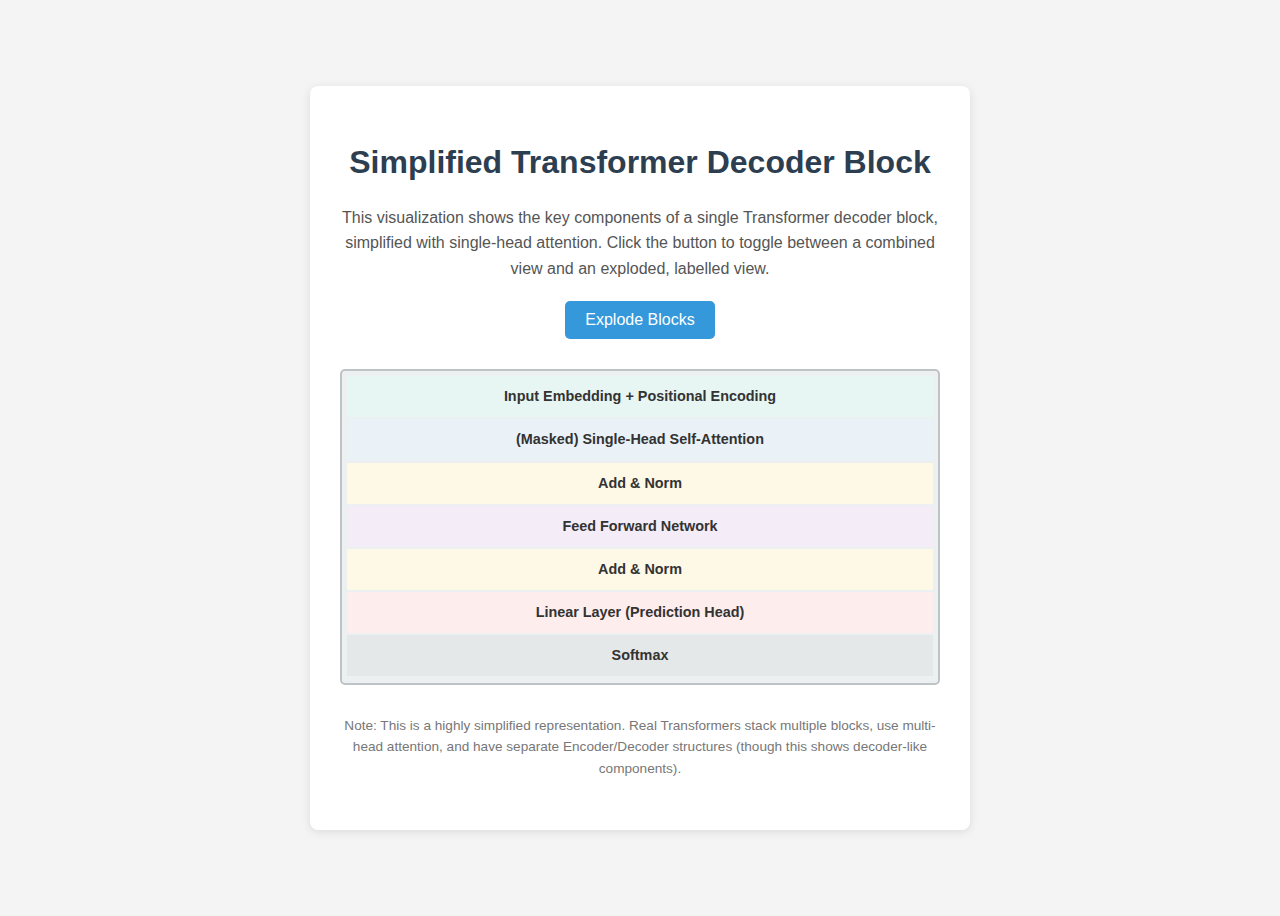
<file: google-gemini-pro-2.5/transformers/index.html>
<!DOCTYPE html>
<html lang="en">
<head>
    <meta charset="UTF-8">
    <meta name="viewport" content="width=device-width, initial-scale=1.0">
    <title>Simplified Transformer Block</title>
    <link rel="stylesheet" href="style.css">
</head>
<body>

    <div class="container">
        <h1>Simplified Transformer Decoder Block</h1>
        <p>This visualization shows the key components of a single Transformer decoder block, simplified with single-head attention. Click the button to toggle between a combined view and an exploded, labelled view.</p>

        <!-- The button to trigger the toggle -->
        <button id="toggle-button">Explode Blocks</button>

        <!-- The main container for the transformer components -->
        <div id="transformer-block" class="block combined">
            <!-- Component 1: Input Embedding + Positional Encoding -->
            <div class="component input-embedding tooltip">
                Input Embedding + Positional Encoding
                <span class="tooltiptext">Represents the input word/token numerically and adds information about its position in the sequence.</span>
            </div>
            <!-- Component 2: Self-Attention -->
            <div class="component self-attention tooltip">
                (Masked) Single-Head Self-Attention
                <span class="tooltiptext">Allows the model to weigh the importance of different input tokens when processing a specific token (masked to prevent looking ahead). Simplified to one head.</span>
            </div>
            <!-- Component 3: Add & Norm -->
            <div class="component add-norm tooltip">
                Add & Norm
                 <span class="tooltiptext">Adds the output of the previous layer (Attention) to the original input (Residual Connection) and normalizes the result.</span>
            </div>
            <!-- Component 4: Feed Forward Network -->
            <div class="component feed-forward tooltip">
                Feed Forward Network
                <span class="tooltiptext">A standard fully connected neural network applied independently to each position.</span>
            </div>
            <!-- Component 5: Add & Norm -->
             <div class="component add-norm tooltip">
                Add & Norm
                 <span class="tooltiptext">Adds the output of the previous layer (Feed Forward) to the input of the Feed Forward layer (Residual Connection) and normalizes the result.</span>
            </div>
            <!-- Component 6: Linear Layer -->
             <div class="component linear-layer tooltip">
                Linear Layer (Prediction Head)
                <span class="tooltiptext">Projects the final processed token representation into the vocabulary size dimension.</span>
            </div>
            <!-- Component 7: Softmax -->
             <div class="component softmax tooltip">
                Softmax
                <span class="tooltiptext">Converts the scores from the Linear Layer into probabilities for each word in the vocabulary, indicating the predicted next word.</span>
            </div>
        </div>
         <p class="note">Note: This is a highly simplified representation. Real Transformers stack multiple blocks, use multi-head attention, and have separate Encoder/Decoder structures (though this shows decoder-like components).</p>
    </div>

    <!-- Link to the JavaScript file, placed before the closing body tag -->
    <script src="script.js"></script>
</body>
</html>
</file>
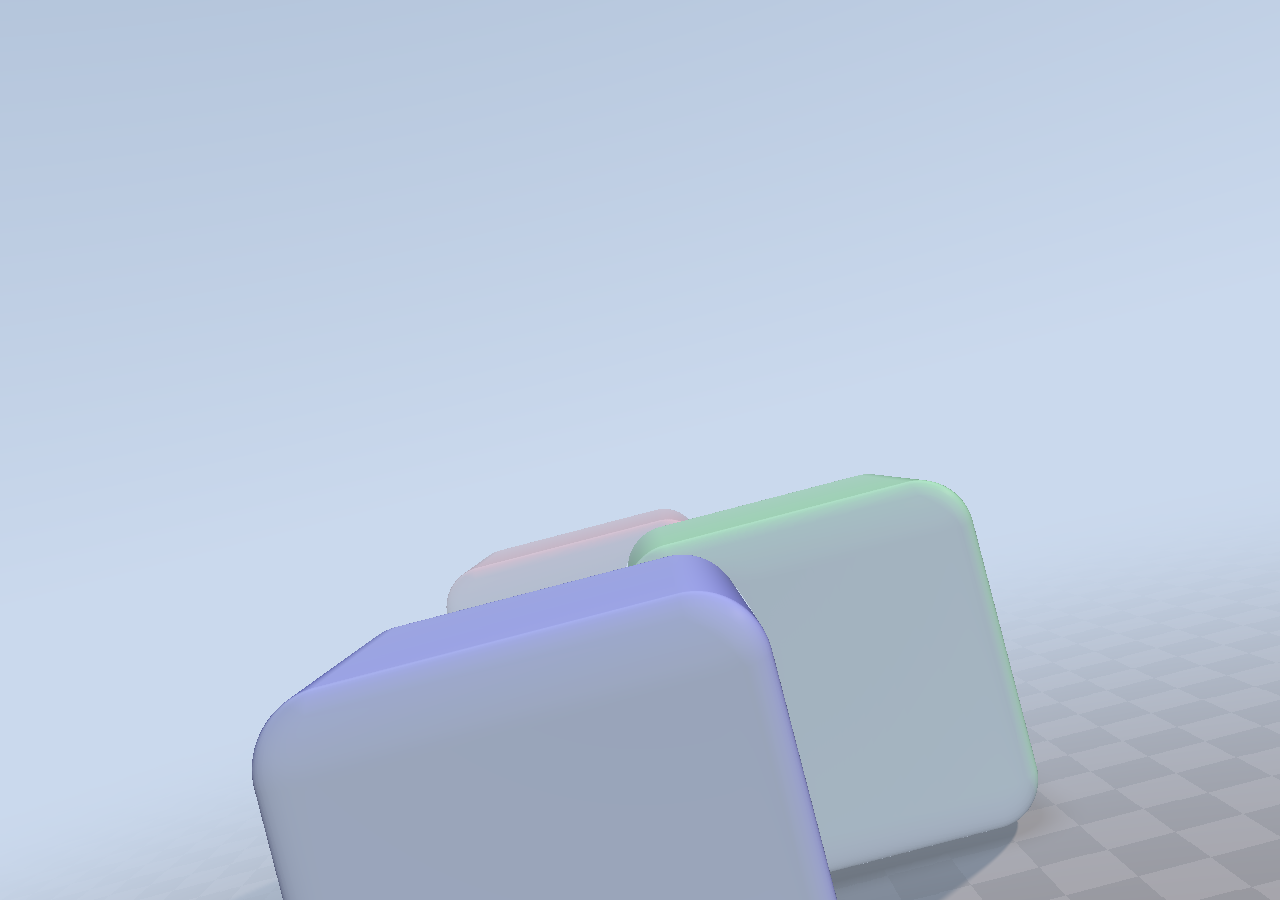
<file: google-gemini-pro-2.5/v2/index.html>
<!DOCTYPE html>
<html>
<head>
    <title>WebGL Draggable Ice Cubes (Improved Drag)</title>
    <meta charset="utf-8">
    <style>
        body { margin: 0; overflow: hidden; background-color: #000; }
        canvas { display: block; width: 100vw; height: 100vh; cursor: grab; }
        canvas:active { cursor: grabbing; }
    </style>
</head>
<body>
    <canvas id="webgl-canvas"></canvas>

    <!-- Vertex Shader -->
    <script id="vertex-shader" type="x-shader/x-vertex">
        attribute vec2 a_position;
        void main() {
            gl_Position = vec4(a_position, 0.0, 1.0);
        }
    </script>

    <!-- Fragment Shader (Multiple Draggable Cube Uniforms) -->
    <script id="fragment-shader" type="x-shader/x-fragment">
        precision highp float;

        // Uniforms
        uniform vec3 iResolution;
        uniform vec4 iMouse; // xy=current, zw=click (if z>0)
        uniform vec3 u_camPos;
        uniform mat3 u_camMat;
        uniform vec2 u_redCubeXZ;   // NEW: Position uniforms for all cubes
        uniform vec2 u_greenCubeXZ;
        uniform vec2 u_blueCubeXZ;

        // Constants
        const float CORNER_RADIUS = 0.2;
        const float BASE_ALPHA = 0.5;

        // SDFs & Utils (sdPlane, sdRoundBox, opU)
        float dot2( in vec3 v ) { return dot(v,v); }
        float sdPlane( vec3 p ) { return p.y; }
        float sdRoundBox( vec3 p, vec3 b, float r ) { vec3 q=abs(p)-b; return length(max(q,0.0))+min(max(q.x,max(q.y,q.z)),0.0)-r; }
        vec2 opU( vec2 d1, vec2 d2 ) { return (d1.x<d2.x) ? d1 : d2; }

        // Scene Definition - Uses uniforms for ALL cube positions
        vec2 map( in vec3 pos ) {
            vec2 res = vec2( sdPlane(pos), 1.0 );
            vec3 cubeSize = vec3(0.5);
            float cubeY = cubeSize.y + CORNER_RADIUS;

            vec3 redCubePos = vec3(u_redCubeXZ.x, cubeY, u_redCubeXZ.y);
            res = opU( res, vec2( sdRoundBox(pos - redCubePos, cubeSize, CORNER_RADIUS), 2.0 ) );

            vec3 greenCubePos = vec3(u_greenCubeXZ.x, cubeY, u_greenCubeXZ.y);
            res = opU( res, vec2( sdRoundBox(pos - greenCubePos, cubeSize, CORNER_RADIUS), 3.0 ) );

            vec3 blueCubePos = vec3(u_blueCubeXZ.x, cubeY, u_blueCubeXZ.y);
            res = opU( res, vec2( sdRoundBox(pos - blueCubePos, cubeSize, CORNER_RADIUS), 4.0 ) );

            return res;
        }

        // Raycasting (Unchanged)
         vec2 raycast( in vec3 ro, in vec3 rd ) {
             vec2 res = vec2(-1.0,-1.0); float tmin=0.1; float tmax=60.0;
             float tp1=-ro.y/rd.y; if(tp1>0.0 && tp1<tmax){tmax=tp1; res=vec2(tp1,1.0);}
             float t=tmin;
             for(int i=0; i<100; i++){ if(t>=tmax)break; vec2 h=map(ro+rd*t);
                 if(abs(h.x)<(0.002*t)){res=vec2(t,h.y);break;} t+=h.x*0.9; }
             return res;
         }

        // Lighting, Shading, Fresnel, Render (Unchanged - uses result of map)
        float calcSoftshadow(in vec3 ro,in vec3 rd,in float mint, in float tmax){/*...*/float res=1.0;float t=mint;float ph=1e10;for(int i=0;i<32;i++){float h=map(ro+rd*t).x;if(h<0.001)return 0.0;float y=h*h/(2.0*ph);float d=sqrt(max(0.0,h*h-y*y));res=min(res,16.*d/max(.001,t-y));ph=h;t+=clamp(h,.01,.5);if(res<.001||t>tmax)break;}return clamp(res*res*(3.-2.*res),0.,1.);}
        vec3 calcNormal(in vec3 pos){/*...*/vec2 e=vec2(1.,-1.)*.5773*.002;return normalize(e.xyy*map(pos+e.xyy).x+e.yyx*map(pos+e.yyx).x+e.yxy*map(pos+e.yxy).x+e.xxx*map(pos+e.xxx).x);}
        float calcAO(in vec3 pos,in vec3 nor){/*...*/float occ=0.;float sca=1.;for(int i=0;i<5;i++){float h=.01+.15*float(i)/4.;float d=map(pos+h*nor).x;occ+=max(0.,(h-d))*sca;sca*=.95;}return clamp(1.-3.*occ,0.,1.)*(.5+.5*nor.y);}
        float checkersSimple(in vec2 p){/*...*/vec2 P=floor(p);return mod(P.x+P.y,2.0);}
        float fresnelSchlick(float c,float F0){/*...*/return F0+(1.-F0)*pow(clamp(1.-c,0.,1.),5.);}
        vec3 render(in vec3 ro,in vec3 rd){vec3 skyCol=vec3(.6,.7,.85)-max(rd.y,0.)*.3;vec3 finalCol=skyCol;vec2 res=raycast(ro,rd);float t=res.x;float m=res.y;if(m>-.5){vec3 pos=ro+t*rd;vec3 nor=calcNormal(pos);vec3 ref=reflect(rd,nor);vec3 viewDir=-rd;vec3 baseColor=vec3(.8);float ks=.5;float F0=.04;float currentAlpha=1.;if(m<1.5){float f=checkersSimple(4.*pos.xz);baseColor=.3+f*vec3(.1);ks=.2;F0=.02;currentAlpha=1.;}else{if(m<2.5)baseColor=vec3(1.,.2,.2);else if(m<3.5)baseColor=vec3(.2,1.,.2);else baseColor=vec3(.2,.2,1.);ks=1.;F0=.05;}float cosTheta=clamp(dot(viewDir,nor),0.,1.);float fresnel=fresnelSchlick(cosTheta,F0);if(m>=1.5){float fAlpha=pow(clamp(1.+dot(rd,nor),0.,1.),3.);currentAlpha=mix(BASE_ALPHA,1.,fAlpha);}float occ=calcAO(pos,nor);vec3 lin=vec3(0.);{vec3 lig=normalize(vec3(-.6,.5,-.8));vec3 hal=normalize(lig+viewDir);float NdotL=clamp(dot(nor,lig),0.,1.);float NdotH=clamp(dot(nor,hal),0.,1.);float shd=1.;if(NdotL>.001)shd=calcSoftshadow(pos,lig,.02,2.5);vec3 diffuse=baseColor*(1.-fresnel);lin+=diffuse*NdotL*vec3(1.4,1.1,.9)*shd;float specPower=pow(NdotH,128.);lin+=ks*fresnel*specPower*vec3(1.5,1.2,1.)*shd*NdotL;}{float NdotY=clamp(.5+.5*nor.y,0.,1.);float skyOcc=NdotY*occ;vec3 ambientDiffuse=baseColor*(1.-F0);lin+=ambientDiffuse*skyOcc*vec3(.5,.6,.8)*.5;float RdotY=smoothstep(-.1,.4,ref.y);float skyReflOcc=RdotY*occ;vec3 reflectedSkyCol=vec3(.7,.8,.9)-max(ref.y,0.)*.4;lin+=ks*fresnel*skyReflOcc*reflectedSkyCol*1.;}vec3 shadedColor=lin;shadedColor=mix(shadedColor,skyCol,1.-exp(-.003*t*t*t));finalCol=mix(shadedColor,skyCol,1.-currentAlpha);}return finalCol;}

        // Main Function (Entry Point - Unchanged)
        void main() {
            vec2 p = (2.0*gl_FragCoord.xy-iResolution.xy)/iResolution.y;
            const float fl = 2.5;
            vec3 rd = u_camMat * normalize( vec3(p,fl) );
            vec3 col = render( u_camPos, rd );
            col = pow( col, vec3(0.4545) );
            gl_FragColor = vec4( clamp(col, 0.0, 1.0), 1.0 );
        }
    </script>

    <!-- JavaScript (Handles interaction logic) -->
    <script>
        // GL Setup Variables
        const canvas = document.getElementById('webgl-canvas');
        const gl = canvas.getContext('webgl') || canvas.getContext('experimental-webgl');
        let program;
        let positionAttributeLocation;
        let positionBuffer;
        let resolutionUniformLocation;
        let mouseUniformLocation;
        let camPosUniformLocation;
        let camMatUniformLocation;
        let redCubeXZUniformLocation, greenCubeXZUniformLocation, blueCubeXZUniformLocation; // Uniform locs

        // State Variables
        const mouse = { x: 0, y: 0, prevX: 0, prevY: 0, clickX: 0, clickY: 0, isDown: false };
        let mouseXParam = 0.0; // Accumulates horizontal drag for camera rotation
        let draggedObjectId = -1; // Which object is being dragged (-1: background, 2: red, 3: green, 4: blue)
        let initialDragOffset = [0, 0]; // Offset from cube center to ground intersection point on drag start
        let initialCubePos = [0, 0];    // Cube's XZ position at the start of a drag

        // Initial Cube Positions (JS side)
        let redCubeXZ_JS   = [-1.5,  0.0];
        let greenCubeXZ_JS = [ 0.0, -1.0];
        let blueCubeXZ_JS  = [ 1.5,  0.0];

        // Config
        const dragSensitivity = 0.01; // Sensitivity for cube dragging
        const cameraRotateSensitivity = 0.005; // Sensitivity for camera rotation
        const pickDistanceThreshold = 0.8; // Max distance from click point on ground to cube center to initiate drag

        // Camera settings
        const camTarget = [0.0, 0.5, -0.5];
        const camDist = 5.0;
        const fixedCamHeight = 1.8;

        // --- Initialization ---
        if (!gl) { alert('WebGL not supported.'); }
        else { initWebGL(); setupEventListeners(); requestAnimationFrame(renderLoop); }

        function initWebGL() {
            // ... (Shader compilation, Program linking - same as before) ...
            const vertexShaderSource = document.getElementById('vertex-shader').text; const fragmentShaderSource = document.getElementById('fragment-shader').text;
            const vertexShader = createShader(gl, gl.VERTEX_SHADER, vertexShaderSource); const fragmentShader = createShader(gl, gl.FRAGMENT_SHADER, fragmentShaderSource);
            if (!vertexShader || !fragmentShader) { console.error("Shader compile failed."); return; }
            program = createProgram(gl, vertexShader, fragmentShader); if (!program) { console.error("Program link failed."); return; }

            // --- Get Locations ---
            positionAttributeLocation = gl.getAttribLocation(program, 'a_position');
            resolutionUniformLocation = gl.getUniformLocation(program, "iResolution");
            mouseUniformLocation = gl.getUniformLocation(program, "iMouse");
            camPosUniformLocation = gl.getUniformLocation(program, "u_camPos");
            camMatUniformLocation = gl.getUniformLocation(program, "u_camMat");
            // Get cube position uniform locations
            redCubeXZUniformLocation = gl.getUniformLocation(program, "u_redCubeXZ");
            greenCubeXZUniformLocation = gl.getUniformLocation(program, "u_greenCubeXZ");
            blueCubeXZUniformLocation = gl.getUniformLocation(program, "u_blueCubeXZ");

            // --- Buffer Setup ---
            positionBuffer = gl.createBuffer(); gl.bindBuffer(gl.ARRAY_BUFFER, positionBuffer);
            const positions = [-1,1,-1,-1,1,1,1,-1]; gl.bufferData(gl.ARRAY_BUFFER, new Float32Array(positions), gl.STATIC_DRAW);

            // --- Initial GL State ---
            resizeCanvas(); gl.useProgram(program); gl.enableVertexAttribArray(positionAttributeLocation);
            gl.bindBuffer(gl.ARRAY_BUFFER, positionBuffer); gl.vertexAttribPointer(positionAttributeLocation, 2, gl.FLOAT, false, 0, 0);
        }

        // --- Event Handling ---
        function setupEventListeners() {
            window.addEventListener('resize', resizeCanvas);

            canvas.addEventListener('mousedown', (e) => {
                mouse.isDown = true; const rect = canvas.getBoundingClientRect();
                mouse.x = e.clientX - rect.left; mouse.y = rect.height - (e.clientY - rect.top) - 1;
                mouse.clickX = mouse.x; mouse.clickY = mouse.y; mouse.prevX = mouse.x; mouse.prevY = mouse.y;

                // --- Determine what was clicked (Approximate Picking) ---
                const clickRay = getCameraRay(mouse.x, mouse.y);
                const groundPoint = intersectRayPlane(clickRay.origin, clickRay.direction, [0, 1, 0], 0); // Intersect with y=0 plane

                draggedObjectId = -1; // Assume background initially

                if (groundPoint) {
                    // Check distance to each cube's center on the ground plane
                    const distToRed = vec2Length(vec2Sub(groundPoint, redCubeXZ_JS));
                    const distToGreen = vec2Length(vec2Sub(groundPoint, greenCubeXZ_JS));
                    const distToBlue = vec2Length(vec2Sub(groundPoint, blueCubeXZ_JS));

                    let minDist = pickDistanceThreshold;

                    if (distToRed < minDist) { minDist = distToRed; draggedObjectId = 2; initialCubePos = [...redCubeXZ_JS]; }
                    if (distToGreen < minDist) { minDist = distToGreen; draggedObjectId = 3; initialCubePos = [...greenCubeXZ_JS]; }
                    if (distToBlue < minDist) { draggedObjectId = 4; initialCubePos = [...blueCubeXZ_JS]; }

                    if (draggedObjectId > 1) {
                         // Store offset from cube center to where the ground was actually clicked
                         initialDragOffset = vec2Sub(groundPoint, initialCubePos);
                         console.log("Dragging Cube:", draggedObjectId);
                    } else {
                         console.log("Dragging Background");
                    }
                } else {
                     console.log("Dragging Background (no ground intersection)");
                }

                updateMouseUniform();
            });

            canvas.addEventListener('mouseup', () => {
                mouse.isDown = false;
                draggedObjectId = -1; // Stop dragging
                updateMouseUniform();
            });

            canvas.addEventListener('mousemove', (e) => {
                const rect = canvas.getBoundingClientRect();
                mouse.x = e.clientX - rect.left; mouse.y = rect.height - (e.clientY - rect.top) - 1;

                if (mouse.isDown) {
                    const deltaX = mouse.x - mouse.prevX;
                    const deltaY = mouse.y - mouse.prevY;

                    if (draggedObjectId === -1) { // Dragging Background -> Rotate Camera
                        mouseXParam += deltaX * cameraRotateSensitivity;
                    } else { // Dragging a Cube
                        // Find where the current mouse position intersects the ground plane
                        const currentRay = getCameraRay(mouse.x, mouse.y);
                        const currentGroundPoint = intersectRayPlane(currentRay.origin, currentRay.direction, [0, 1, 0], 0);

                        if (currentGroundPoint) {
                            // Calculate the target position for the cube center
                            const targetCenterPos = vec2Sub(currentGroundPoint, initialDragOffset);

                            // Update the correct cube's JS position
                            if (draggedObjectId === 2) { redCubeXZ_JS = targetCenterPos; }
                            else if (draggedObjectId === 3) { greenCubeXZ_JS = targetCenterPos; }
                            else if (draggedObjectId === 4) { blueCubeXZ_JS = targetCenterPos; }
                        }
                    }

                    mouse.prevX = mouse.x; mouse.prevY = mouse.y; // Update previous position
                    updateMouseUniform();
                }
            });

             canvas.addEventListener('mouseout', () => { if(mouse.isDown) { mouse.isDown = false; draggedObjectId = -1; updateMouseUniform(); }});
        }

        // --- Render Loop ---
        function renderLoop(timestamp) {
             if (!program) return;

            // Calculate camera position (ro) and matrix (ca) based on mouseXParam
            const camAngle = mouseXParam;
            const ro = [ camTarget[0] + camDist*Math.cos(camAngle), fixedCamHeight, camTarget[2] + camDist*Math.sin(camAngle) ];
            const ca = setCamera(ro, camTarget, 0.0); // Assuming setCamera helper is defined

            // --- Update Uniforms ---
            gl.uniform3f(resolutionUniformLocation, gl.canvas.width, gl.canvas.height, 1);
            updateMouseUniform();
            gl.uniform3fv(camPosUniformLocation, ro);
            gl.uniformMatrix3fv(camMatUniformLocation, false, ca);
            gl.uniform2fv(redCubeXZUniformLocation, redCubeXZ_JS); // Update all cube positions
            gl.uniform2fv(greenCubeXZUniformLocation, greenCubeXZ_JS);
            gl.uniform2fv(blueCubeXZUniformLocation, blueCubeXZ_JS);

            // --- Draw ---
            gl.drawArrays(gl.TRIANGLE_STRIP, 0, 4);
            requestAnimationFrame(renderLoop);
        }

        // --- Uniform Update & Resize ---
        function updateMouseUniform() { /* ... unchanged ... */ if (!mouseUniformLocation) return; const cZ=mouse.isDown?mouse.clickX:0; const cW=mouse.isDown?mouse.clickY:0; gl.uniform4f(mouseUniformLocation,mouse.x,mouse.y,cZ,cW); }
        function resizeCanvas() { /* ... unchanged ... */ const dW=canvas.clientWidth; const dH=canvas.clientHeight; if(canvas.width!==dW||canvas.height!==dH){canvas.width=dW;canvas.height=dH; gl.viewport(0,0,canvas.width,canvas.height); console.log(`Resized: ${dW}x${dH}`);}}

        // --- WebGL Helpers ---
        function createShader(gl, type, source) { /* ... unchanged ... */ const s=gl.createShader(type); gl.shaderSource(s,source); gl.compileShader(s); if(gl.getShaderParameter(s,gl.COMPILE_STATUS)) return s; console.error(`Shader compile error:\n${gl.getShaderInfoLog(s)}`); gl.deleteShader(s); return null; }
        function createProgram(gl, vs, fs) { /* ... unchanged ... */ const p=gl.createProgram(); gl.attachShader(p,vs); gl.attachShader(p,fs); gl.linkProgram(p); if(gl.getProgramParameter(p,gl.LINK_STATUS)) return p; console.error(`Program link error:\n${gl.getProgramInfoLog(p)}`); gl.deleteProgram(p); return null; }

        // --- Math & Ray Helpers ---
        function cross(a, b) { return [a[1]*b[2]-a[2]*b[1], a[2]*b[0]-a[0]*b[2], a[0]*b[1]-a[1]*b[0]]; }
        function sub(a, b) { return [a[0]-b[0], a[1]-b[1], a[2]-b[2]]; }
        function normalize(v) { const l=Math.sqrt(v[0]*v[0]+v[1]*v[1]+v[2]*v[2]); return l>1e-5 ? [v[0]/l, v[1]/l, v[2]/l] : [0,0,0]; }
        function vec2Length(v) { return Math.sqrt(v[0]*v[0] + v[1]*v[1]); }
        function vec2Sub(a, b) { return [a[0]-b[0], a[1]-b[1]]; }

        // Calculate view matrix (inverse of camera matrix) - needed for unprojecting ray
        // This computes the standard lookAt matrix often used in libs
        function lookAt(eye, center, up) {
            const z = normalize(sub(eye, center));
            const x = normalize(cross(up, z));
            const y = normalize(cross(z, x));
            // Transposed rotation + negated translation
            return [ x[0], y[0], z[0], 0,
                     x[1], y[1], z[1], 0,
                     x[2], y[2], z[2], 0,
                     -(x[0]*eye[0] + x[1]*eye[1] + x[2]*eye[2]),
                     -(y[0]*eye[0] + y[1]*eye[1] + y[2]*eye[2]),
                     -(z[0]*eye[0] + z[1]*eye[1] + z[2]*eye[2]), 1 ];
        }
        // Matrix multiplication (mat4 * vec4)
        function multiplyMV(m, v) {
            const [m00,m01,m02,m03, m10,m11,m12,m13, m20,m21,m22,m23, m30,m31,m32,m33] = m;
            const [vx,vy,vz,vw] = v;
            return [ m00*vx+m10*vy+m20*vz+m30*vw, m01*vx+m11*vy+m21*vz+m31*vw,
                     m02*vx+m12*vy+m22*vz+m32*vw, m03*vx+m13*vy+m23*vz+m33*vw ];
        }
        // Matrix Inversion (mat4) - Basic, assumes invertible
         function invert(m) { /* ... complex matrix inversion logic ... */
            // Placeholder: Inverting a 4x4 matrix is non-trivial.
            // For a camera matrix (orthonormal rotation + translation),
            // the inverse is easier: transpose rotation part, negate rotated translation.
            // Since setCamera gives us the 3x3 rotation, we can adapt.
             const [m0,m1,m2, m3,m4,m5, m6,m7,m8] = m; // Assuming m is the 3x3 from setCamera flat array
             // Transpose rotation part
             const r_inv = [ m0, m3, m6,  m1, m4, m7,  m2, m5, m8 ];
             return r_inv; // For ray direction, we only need inverse rotation
         }


        // Gets world space ray from camera through a screen pixel (sx, sy in pixels, origin bottom-left)
        function getCameraRay(sx, sy) {
            const rect = canvas.getBoundingClientRect();
            // Normalized Device Coordinates (NDC) [-1, 1]
            const x = (sx / rect.width) * 2 - 1;
            const y = (sy / rect.height) * 2 - 1;

            // Current camera properties
            const camAngle = mouseXParam;
            const camOrigin = [ camTarget[0] + camDist*Math.cos(camAngle), fixedCamHeight, camTarget[2] + camDist*Math.sin(camAngle) ];
            const camMatrix3x3 = setCamera(camOrigin, camTarget, 0.0);

            // Unproject using camera matrix (needs inverse)
            // Ray direction in camera space (before rotation)
            const fl = 2.5; // Focal length from shader
            const rayCam = normalize([x * (rect.width / rect.height), y, -fl]); // Adjust x for aspect ratio

            // Transform ray direction to world space using camera orientation
            // We need to multiply by the original camera matrix (not its inverse)
            // because setCamera gives world FROM camera axes.
             const [m0,m1,m2, m3,m4,m5, m6,m7,m8] = camMatrix3x3;
             const [rx,ry,rz] = rayCam;
             const rayWorldDir = normalize([
                 m0*rx + m3*ry + m6*rz,
                 m1*rx + m4*ry + m7*rz,
                 m2*rx + m5*ry + m8*rz
             ]);

            return { origin: camOrigin, direction: rayWorldDir };
        }


        // Intersects a ray with a plane defined by normal and distance from origin
        function intersectRayPlane(rayOrigin, rayDir, planeNormal, planeDist) {
            const denom = planeNormal[0]*rayDir[0] + planeNormal[1]*rayDir[1] + planeNormal[2]*rayDir[2]; // dot(planeNormal, rayDir)
            if (Math.abs(denom) > 1e-6) { // Avoid parallel rays
                 // distance = -(dot(planeNormal, rayOrigin) + planeDist) / dot(planeNormal, rayDir)
                 // PlaneDist for y=0 is 0. planeNormal is [0,1,0]. dot(PN, RO) = rayOrigin.y
                const t = -rayOrigin[1] / denom;
                if (t >= 0) { // Intersection is in front of the ray origin
                    return [
                        rayOrigin[0] + t * rayDir[0],
                        rayOrigin[1] + t * rayDir[1], // Should be ~0
                        rayOrigin[2] + t * rayDir[2]
                    ];
                }
            }
            return null; // No intersection
        }

        // --- Camera Matrix Calculation (JS version) ---
        function setCamera(ro_arr, ta_arr, cr) { /* ... unchanged ... */ const cw=normalize(sub(ta_arr,ro_arr)); const cp=[Math.sin(cr),Math.cos(cr),0.0]; const cu=normalize(cross(cw,cp)); const cv=normalize(cross(cu,cw)); return [cu[0],cv[0],cw[0], cu[1],cv[1],cw[1], cu[2],cv[2],cw[2]]; }

    </script>
</body>
</html>
</file>
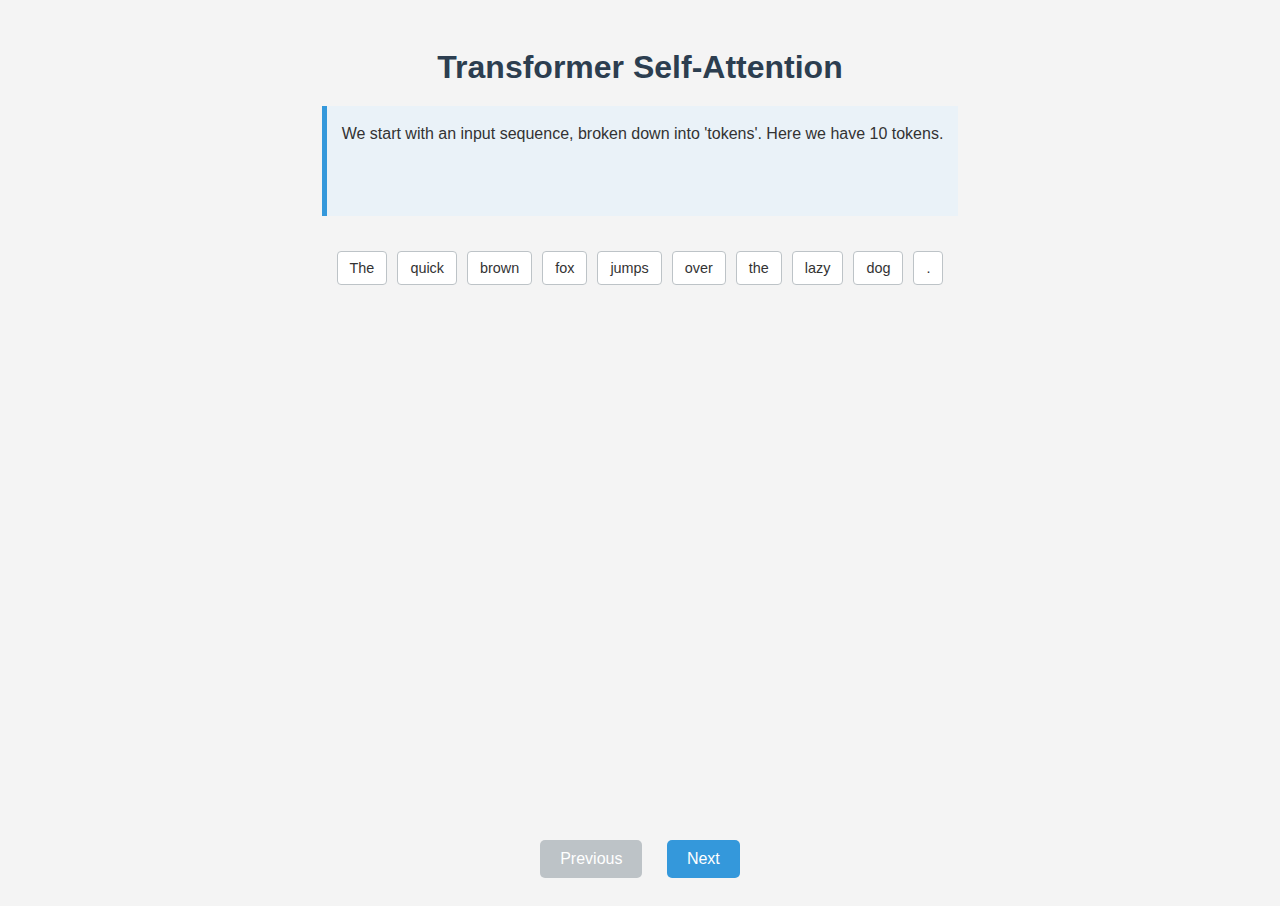
<file: google-gemini-pro-2.5/transformers/attention/index.html>
<!DOCTYPE html>
<html lang="en">
<head>
    <meta charset="UTF-8">
    <meta name="viewport" content="width=device-width, initial-scale=1.0">
    <title>Transformer Attention Explained</title>
    <link rel="stylesheet" href="style.css">
</head>
<body>
    <h1>Transformer Self-Attention</h1>

    <div class="narrative" id="narrative-box">
        <!-- Narrative text will be updated here by JS -->
        Loading narrative...
    </div>

    <div class="visualization">
        <div class="tokens-container" id="tokens-container">
            <!-- Tokens will be added here by JS -->
        </div>

        <div class="matrix-container" id="matrix-container">
            <!-- Attention matrix grid will be added here by JS -->
            <div class="matrix-labels top-labels" id="top-labels"></div>
            <div class="matrix-labels side-labels" id="side-labels"></div>
            <div class="matrix-grid" id="matrix-grid"></div>
             <div class="calculation-overlay" id="calculation-overlay">
                <div class="calc-element" id="calc-q">Q</div>
                <div class="calc-element" id="calc-k">K</div>
                <div class="calc-element" id="calc-v">V</div>
                <div class="calc-result" id="calc-result">Score</div>
            </div>
        </div>
    </div>

    <div class="controls">
        <button id="prev-step" disabled>Previous</button>
        <button id="next-step">Next</button>
    </div>

    <script src="script.js"></script>
</body>
</html>
</file>
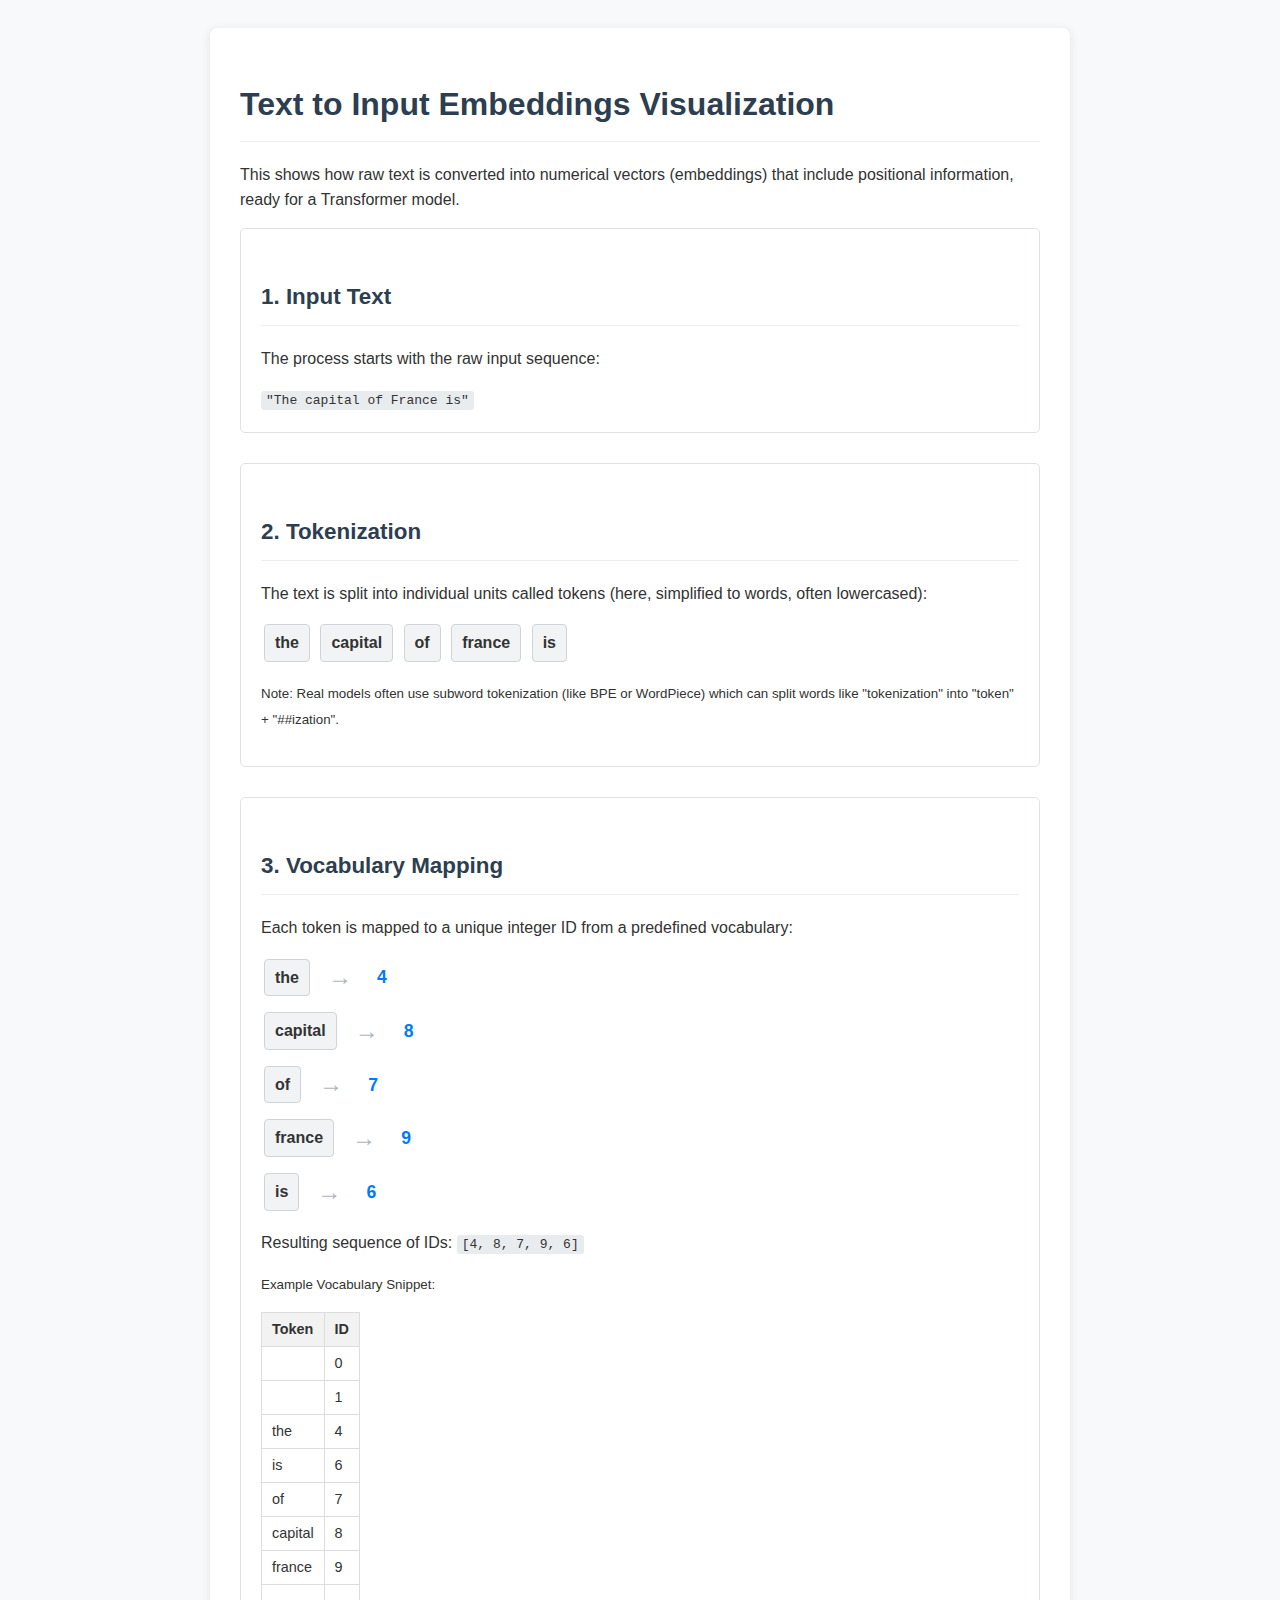
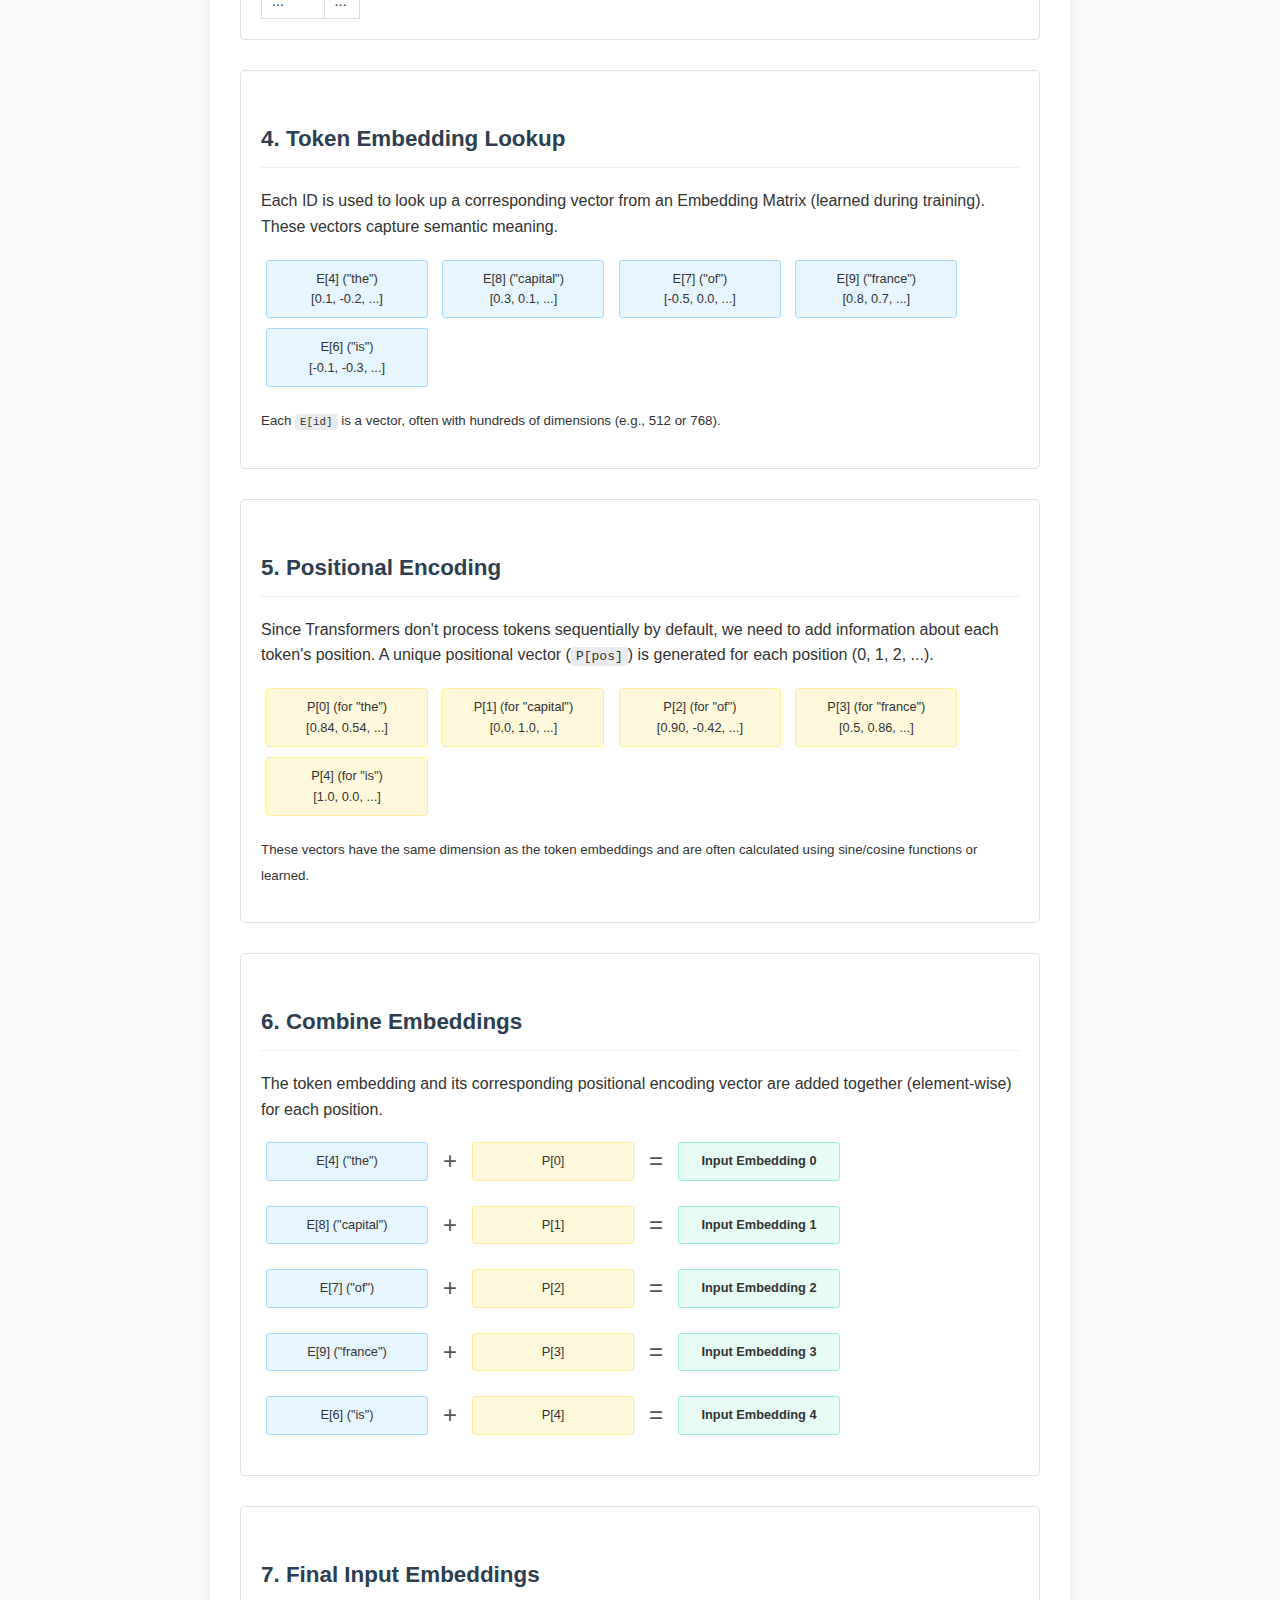
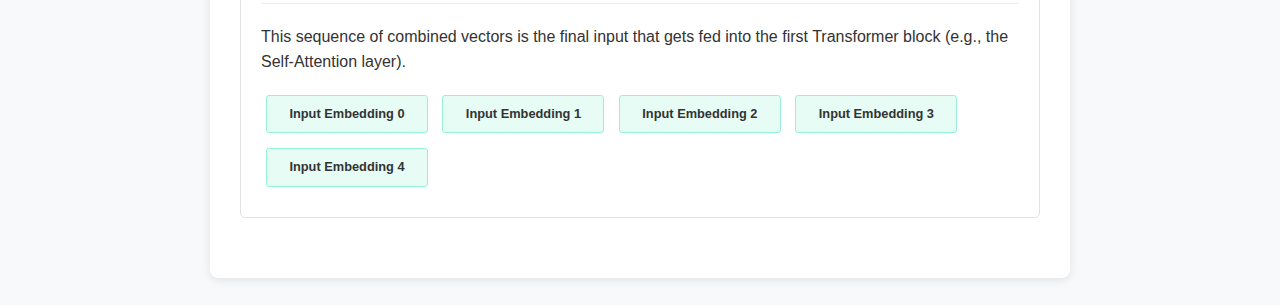
<file: google-gemini-pro-2.5/transformers/embedding.html>
<!DOCTYPE html>
<html lang="en">
<head>
    <meta charset="UTF-8">
    <meta name="viewport" content="width=device-width, initial-scale=1.0">
    <title>Text to Input Embeddings</title>
    <style>
        /* Basic page styling */
        body {
            font-family: sans-serif;
            line-height: 1.6;
            background-color: #f8f9fa;
            color: #333;
            padding: 20px;
            display: flex;
            justify-content: center;
        }

        .container {
            background-color: #fff;
            padding: 30px;
            border-radius: 8px;
            box-shadow: 0 2px 10px rgba(0, 0, 0, 0.1);
            max-width: 800px;
            width: 100%;
        }

        h1, h2 {
            color: #2c3e50;
            border-bottom: 1px solid #eee;
            padding-bottom: 10px;
            margin-bottom: 20px;
        }

        h2 {
            font-size: 1.4em;
            margin-top: 30px;
        }

        code {
            background-color: #e9ecef;
            padding: 2px 5px;
            border-radius: 3px;
            font-family: monospace;
        }

        /* Step-specific styling */
        .step {
            margin-bottom: 30px;
            padding: 20px;
            border: 1px solid #dee2e6;
            border-radius: 5px;
            background-color: #fff;
        }

        .token {
            display: inline-block;
            border: 1px solid #ced4da;
            background-color: #f1f3f5;
            padding: 5px 10px;
            margin: 3px;
            border-radius: 4px;
            font-weight: bold;
            text-align: center;
        }

        .mapping {
            display: flex;
            align-items: center;
            margin: 10px 0;
        }

        .arrow {
            font-size: 1.5em;
            margin: 0 15px;
            color: #adb5bd;
        }

        .vocab-id {
            font-weight: bold;
            font-size: 1.1em;
            color: #007bff;
            min-width: 30px; /* Align IDs */
            text-align: center;
        }

        .vocab-table {
            font-size: 0.9em;
            margin-top: 15px;
            border-collapse: collapse;
            width: auto;
        }

        .vocab-table th, .vocab-table td {
            border: 1px solid #ddd;
            padding: 5px 10px;
            text-align: left;
        }
         .vocab-table th {
            background-color: #f2f2f2;
         }

        .vector-viz {
            display: inline-block; /* Display side-by-side */
            border: 1px solid #ccc;
            padding: 8px 5px; /* Smaller padding */
            margin: 5px;
            border-radius: 3px;
            font-size: 0.8em; /* Smaller font */
            min-width: 150px; /* Give some width */
            text-align: center;
            vertical-align: middle; /* Align vertically */
        }

        .token-embedding { background-color: #e7f5ff; border-color: #a5d8ff; }
        .positional-encoding { background-color: #fff9db; border-color: #ffec99; }
        .final-embedding { background-color: #e6fcf5; border-color: #96f2d7; font-weight: bold;}

        .math-symbol {
            font-size: 1.5em;
            margin: 0 10px;
            color: #555;
            display: inline-block; /* Allow vertical alignment */
            vertical-align: middle;
        }

        .embedding-step {
             display: flex;
             align-items: center;
             margin: 15px 0;
             flex-wrap: wrap; /* Allow wrapping on small screens */
        }

        .final-output .vector-viz {
             margin-bottom: 10px;
        }

         p {
             margin-bottom: 15px;
         }

    </style>
</head>
<body>

    <div class="container">
        <h1>Text to Input Embeddings Visualization</h1>
        <p>This shows how raw text is converted into numerical vectors (embeddings) that include positional information, ready for a Transformer model.</p>

        <!-- Step 1: Input Text -->
        <div class="step">
            <h2>1. Input Text</h2>
            <p>The process starts with the raw input sequence:</p>
            <code>"The capital of France is"</code>
        </div>

        <!-- Step 2: Tokenization -->
        <div class="step">
            <h2>2. Tokenization</h2>
            <p>The text is split into individual units called tokens (here, simplified to words, often lowercased):</p>
            <div>
                <span class="token">the</span>
                <span class="token">capital</span>
                <span class="token">of</span>
                <span class="token">france</span>
                <span class="token">is</span>
            </div>
            <p style="margin-top: 15px;"><small>Note: Real models often use subword tokenization (like BPE or WordPiece) which can split words like "tokenization" into "token" + "##ization".</small></p>
        </div>

        <!-- Step 3: Vocabulary Mapping -->
        <div class="step">
            <h2>3. Vocabulary Mapping</h2>
            <p>Each token is mapped to a unique integer ID from a predefined vocabulary:</p>
            <div class="mapping">
                <span class="token">the</span> <span class="arrow">→</span> <span class="vocab-id">4</span>
            </div>
            <div class="mapping">
                <span class="token">capital</span> <span class="arrow">→</span> <span class="vocab-id">8</span>
            </div>
            <div class="mapping">
                <span class="token">of</span> <span class="arrow">→</span> <span class="vocab-id">7</span>
            </div>
             <div class="mapping">
                <span class="token">france</span> <span class="arrow">→</span> <span class="vocab-id">9</span>
            </div>
             <div class="mapping">
                <span class="token">is</span> <span class="arrow">→</span> <span class="vocab-id">6</span>
            </div>

            <p>Resulting sequence of IDs: <code>[4, 8, 7, 9, 6]</code></p>

            <p><small>Example Vocabulary Snippet:</small></p>
            <table class="vocab-table">
                <thead><tr><th>Token</th><th>ID</th></tr></thead>
                <tbody>
                    <tr><td><PAD></td><td>0</td></tr>
                    <tr><td><UNK></td><td>1</td></tr>
                    <tr><td>the</td><td>4</td></tr>
                    <tr><td>is</td><td>6</td></tr>
                    <tr><td>of</td><td>7</td></tr>
                    <tr><td>capital</td><td>8</td></tr>
                    <tr><td>france</td><td>9</td></tr>
                     <tr><td>...</td><td>...</td></tr>
                </tbody>
            </table>
        </div>

        <!-- Step 4: Embedding Lookup -->
        <div class="step">
            <h2>4. Token Embedding Lookup</h2>
            <p>Each ID is used to look up a corresponding vector from an Embedding Matrix (learned during training). These vectors capture semantic meaning.</p>
            <div>
                <div class="vector-viz token-embedding">E[4] ("the")<br/>[0.1, -0.2, ...]</div>
                <div class="vector-viz token-embedding">E[8] ("capital")<br/>[0.3, 0.1, ...]</div>
                <div class="vector-viz token-embedding">E[7] ("of")<br/>[-0.5, 0.0, ...]</div>
                <div class="vector-viz token-embedding">E[9] ("france")<br/>[0.8, 0.7, ...]</div>
                <div class="vector-viz token-embedding">E[6] ("is")<br/>[-0.1, -0.3, ...]</div>
            </div>
            <p style="margin-top:15px;"><small>Each <code>E[id]</code> is a vector, often with hundreds of dimensions (e.g., 512 or 768).</small></p>
        </div>

        <!-- Step 5: Positional Encoding -->
        <div class="step">
            <h2>5. Positional Encoding</h2>
            <p>Since Transformers don't process tokens sequentially by default, we need to add information about each token's position. A unique positional vector (<code>P[pos]</code>) is generated for each position (0, 1, 2, ...).</p>
             <div>
                <div class="vector-viz positional-encoding">P[0] (for "the")<br/>[0.84, 0.54, ...]</div>
                <div class="vector-viz positional-encoding">P[1] (for "capital")<br/>[0.0, 1.0, ...]</div>
                <div class="vector-viz positional-encoding">P[2] (for "of")<br/>[0.90, -0.42, ...]</div>
                <div class="vector-viz positional-encoding">P[3] (for "france")<br/>[0.5, 0.86, ...]</div>
                <div class="vector-viz positional-encoding">P[4] (for "is")<br/>[1.0, 0.0, ...]</div>
            </div>
             <p style="margin-top:15px;"><small>These vectors have the same dimension as the token embeddings and are often calculated using sine/cosine functions or learned.</small></p>
        </div>

         <!-- Step 6: Addition -->
        <div class="step">
            <h2>6. Combine Embeddings</h2>
            <p>The token embedding and its corresponding positional encoding vector are added together (element-wise) for each position.</p>

            <div class="embedding-step">
                <div class="vector-viz token-embedding">E[4] ("the")</div>
                <span class="math-symbol">+</span>
                <div class="vector-viz positional-encoding">P[0]</div>
                <span class="math-symbol">=</span>
                <div class="vector-viz final-embedding">Input Embedding 0</div>
            </div>
             <div class="embedding-step">
                <div class="vector-viz token-embedding">E[8] ("capital")</div>
                <span class="math-symbol">+</span>
                <div class="vector-viz positional-encoding">P[1]</div>
                <span class="math-symbol">=</span>
                <div class="vector-viz final-embedding">Input Embedding 1</div>
            </div>
             <div class="embedding-step">
                <div class="vector-viz token-embedding">E[7] ("of")</div>
                <span class="math-symbol">+</span>
                <div class="vector-viz positional-encoding">P[2]</div>
                <span class="math-symbol">=</span>
                <div class="vector-viz final-embedding">Input Embedding 2</div>
            </div>
             <div class="embedding-step">
                <div class="vector-viz token-embedding">E[9] ("france")</div>
                <span class="math-symbol">+</span>
                <div class="vector-viz positional-encoding">P[3]</div>
                <span class="math-symbol">=</span>
                <div class="vector-viz final-embedding">Input Embedding 3</div>
            </div>
             <div class="embedding-step">
                <div class="vector-viz token-embedding">E[6] ("is")</div>
                <span class="math-symbol">+</span>
                <div class="vector-viz positional-encoding">P[4]</div>
                <span class="math-symbol">=</span>
                <div class="vector-viz final-embedding">Input Embedding 4</div>
            </div>
        </div>

        <!-- Step 7: Final Output -->
        <div class="step final-output">
            <h2>7. Final Input Embeddings</h2>
            <p>This sequence of combined vectors is the final input that gets fed into the first Transformer block (e.g., the Self-Attention layer).</p>
             <div>
                <div class="vector-viz final-embedding">Input Embedding 0</div>
                <div class="vector-viz final-embedding">Input Embedding 1</div>
                <div class="vector-viz final-embedding">Input Embedding 2</div>
                <div class="vector-viz final-embedding">Input Embedding 3</div>
                <div class="vector-viz final-embedding">Input Embedding 4</div>
            </div>
        </div>

    </div>
    <!-- No <script> needed for this static visualization -->
</body>
</html>
</file>
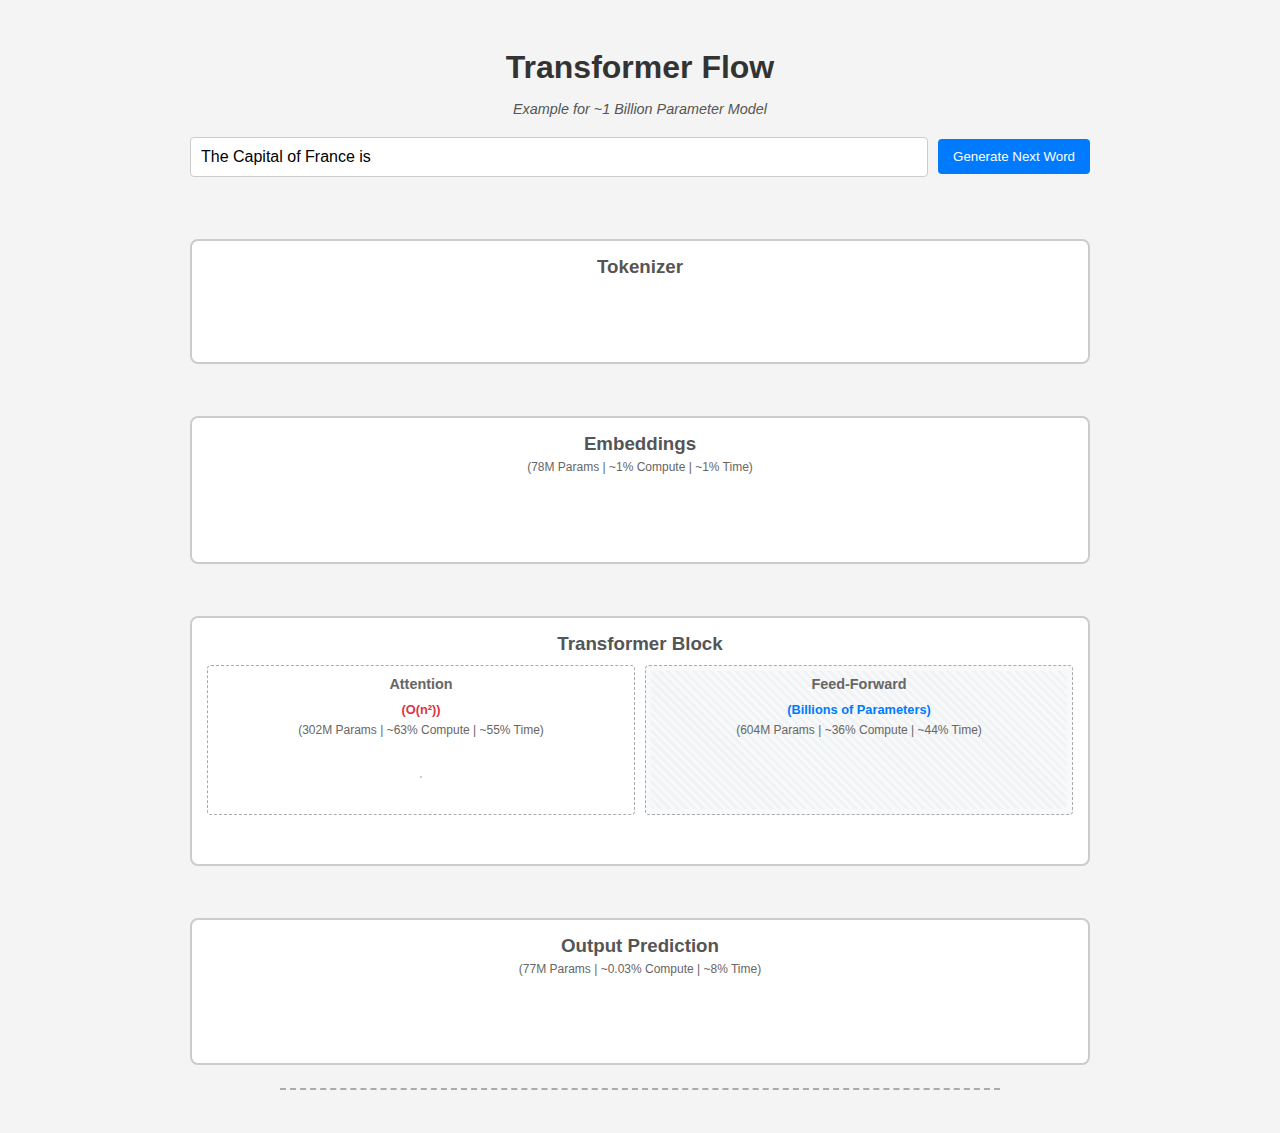
<file: google-gemini-pro-2.5/transformers/high-level.html>
<!DOCTYPE html>
<html lang="en">
<head>
    <meta charset="UTF-8">
    <meta name="viewport" content="width=device-width, initial-scale=1.0">
    <title>Transformer Flow Visualization</title>
    <style>
        /* --- CSS (No changes needed from the previous version) --- */
        body {
            font-family: sans-serif;
            display: flex;
            flex-direction: column;
            align-items: center;
            padding: 20px;
            background-color: #f4f4f4;
            color: #333;
        }
        .container { width: 85%; max-width: 900px; }
        h1 { text-align: center; margin-bottom: 5px; }
        .model-subtitle { text-align: center; font-size: 0.9em; color: #555; margin-bottom: 20px; font-style: italic; }
        .input-area { margin-bottom: 20px; display: flex; align-items: center; gap: 10px; }
        #inputText { flex-grow: 1; padding: 10px; border: 1px solid #ccc; border-radius: 4px; font-size: 1em; }
        #processButton { padding: 10px 15px; background-color: #007bff; color: white; border: none; border-radius: 4px; cursor: pointer; transition: background-color 0.3s; }
        #processButton:hover { background-color: #0056b3; }
        #processButton:disabled { background-color: #aaa; cursor: not-allowed; }
        .flow-arrow { text-align: center; font-size: 2em; color: #aaa; margin: 5px 0; opacity: 0; transition: opacity 0.5s ease-in-out; }
        .box { border: 2px solid #ccc; background-color: #fff; padding: 15px; margin-bottom: 10px; border-radius: 8px; min-height: 80px; position: relative; overflow: hidden; transition: border-color 0.3s, background-color 0.3s; }
        .box h3 { margin-top: 0; text-align: center; color: #555; margin-bottom: 5px; }
        .stats-label { font-size: 0.75em; color: #666; display: block; text-align: center; margin-top: 3px; margin-bottom: 8px; line-height: 1.2; }
        .box-content { display: flex; flex-wrap: wrap; gap: 5px; justify-content: center; align-items: center; min-height: 40px; position: relative; }
        .token-visual, .embedding-visual, .output-word-visual { background-color: #e0e0e0; padding: 5px 8px; border-radius: 4px; font-size: 0.9em; text-align: center; border: 1px solid #ccc; opacity: 0; transition: opacity 0.5s, transform 0.5s; white-space: nowrap; }
        .embedding-visual { background-color: #cce5ff; min-width: 20px; height: 30px; display: flex; align-items: center; justify-content: center; writing-mode: vertical-lr; text-orientation: mixed; font-size: 0.7em; padding: 2px; }
        .output-word-visual { background-color: #d4edda; font-weight: bold; }
        .transformer-internal { display: flex; gap: 10px; justify-content: space-around; margin-top: 10px; min-height: 150px; }
        .transformer-part { border: 1px dashed #aaa; padding: 10px; border-radius: 4px; text-align: center; flex: 1; position: relative; transition: background-color 0.2s, transform 0.2s; display: flex; flex-direction: column; }
        .transformer-part h4 { margin: 0 0 5px 0; font-size: 0.9em; color: #666; }
        #attention { flex-basis: 50%; overflow: auto; }
        #ffn { flex-basis: 50%; background-color: #f8f9fa; }
        #ffn::before { content: ''; position: absolute; inset: 5px; background: repeating-linear-gradient( 45deg, #e9ecef, #e9ecef 3px, #f8f9fa 3px, #f8f9fa 6px ); opacity: 0.5; z-index: 0; border-radius: 4px; }
        #ffn h4, #ffn .complexity-label, #ffn .stats-label { position: relative; z-index: 1; }
        .complexity-label { font-size: 0.8em; color: #dc3545; font-weight: bold; display: block; margin-top: 5px; }
        #ffn .complexity-label { color: #007bff; margin-bottom: 3px; }
        #attention .complexity-label { margin-bottom: 3px; }
        .attention-matrix-container { flex-grow: 1; display: flex; justify-content: center; align-items: center; margin-top: 5px; padding: 5px; overflow: hidden; }
        .attention-matrix { display: grid; gap: 1px; background-color: #ccc; border: 1px solid #ccc; font-size: 0.6em; max-width: 100%; max-height: 100%; overflow: hidden; }
        .matrix-cell, .matrix-header, .matrix-corner { background-color: #fff; padding: 1px; text-align: center; overflow: hidden; white-space: nowrap; text-overflow: ellipsis; min-width: 15px; min-height: 15px; display: flex; justify-content: center; align-items: center; line-height: 1; }
        .matrix-header { background-color: #f0f0f0; font-weight: bold; writing-mode: vertical-lr; text-orientation: mixed; }
        .matrix-header.col { writing-mode: horizontal-tb; text-orientation: mixed; }
        .matrix-cell { background-color: #e9f5ff; transition: background-color 0.1s ease-out; }
        .matrix-cell.flashing { background-color: #ffc107; animation: flash-cell 0.3s ease-out forwards; }
        @keyframes flash-cell { 0% { background-color: #ffc107; } 100% { background-color: #90caf9; } }
        .highlight { border-color: #007bff; background-color: #e7f3ff; }
        .processing { animation: pulse-box 1s infinite alternate; }
        @keyframes pulse-box { from { background-color: #e7f3ff; } to { background-color: #d0e7ff; } }
        .transformer-part.processing-border { animation: pulse-border 0.5s infinite alternate; transform: scale(1.02); }
        @keyframes pulse-border { from { box-shadow: 0 0 0px 0px rgba(0, 123, 255, 0.5); } to { box-shadow: 0 0 5px 3px rgba(0, 123, 255, 0.5); } }
        .flow-item { position: absolute; z-index: 10; transition: top 0.8s ease-in-out, left 0.8s ease-in-out, opacity 0.8s ease-in-out; }
        .status-subtitle { text-align: center; margin-top: 5px; font-style: italic; color: #666; height: 1.2em; position: relative; width: 100%; }
        #transformerBox .status-subtitle { margin-top: 15px; }
    </style>
</head>
<body>

    <div class="container">
        <h1>Transformer Flow</h1>
        <p class="model-subtitle">Example for ~1 Billion Parameter Model</p>

        <div class="input-area">
            <input type="text" id="inputText" value="The Capital of France is">
            <button id="processButton">Generate Next Word</button>
        </div>

        <div class="flow-arrow" id="arrow1">↓</div>

        <div class="box" id="tokenizerBox">
            <h3>Tokenizer</h3>
            <div class="box-content" id="tokenizerContent"></div>
            <div class="status-subtitle" id="tokenizerStatus"></div>
        </div>

        <div class="flow-arrow" id="arrow2">↓</div>

        <div class="box" id="embeddingBox">
            <h3>Embeddings</h3>
            <!-- UPDATED Stats Label -->
            <div class="stats-label">(78M Params | ~1% Compute | ~1% Time)</div>
            <div class="box-content" id="embeddingContent"></div>
            <div class="status-subtitle" id="embeddingStatus"></div>
        </div>

        <div class="flow-arrow" id="arrow3">↓</div>

        <div class="box" id="transformerBox">
            <h3>Transformer Block</h3>
            <div class="transformer-internal">
                <div class="transformer-part" id="attention">
                    <h4>Attention</h4>
                    <span class="complexity-label">(O(n²))</span>
                    <!-- UPDATED Stats Label -->
                    <div class="stats-label">(302M Params | ~63% Compute | ~55% Time)</div>
                    <div class="attention-matrix-container">
                         <div id="attentionMatrix" class="attention-matrix"></div>
                     </div>
                </div>
                <div class="transformer-part" id="ffn">
                    <h4>Feed-Forward</h4>
                    <span class="complexity-label">(Billions of Parameters)</span>
                     <!-- UPDATED Stats Label -->
                    <div class="stats-label">(604M Params | ~36% Compute | ~44% Time)</div>
                </div>
            </div>
            <div class="status-subtitle" id="transformerStatus"></div>
        </div>

        <div class="flow-arrow" id="arrow4">↓</div>

        <div class="box" id="outputPredictionBox">
            <h3>Output Prediction</h3>
            <!-- UPDATED Stats Label -->
             <div class="stats-label">(77M Params | ~0.03% Compute | ~8% Time)</div>
            <div class="box-content" id="outputPredictionContent"></div>
             <div class="status-subtitle" id="outputPredictionStatus"></div>
        </div>

         <!-- Feedback loop visual representation -->
         <div style="height: 30px; width: 100%; position: relative;">
             <div class="flow-arrow" id="arrowFeedback" style="position: absolute; left: 5%; bottom: 0; transform: rotate(90deg) scale(1, 1.5); "></div>
             <div style="position: absolute; bottom: 15px; left: 10%; right: 10%; border-bottom: 2px dashed #aaa;"></div>
             <div class="flow-arrow" id="arrowFeedback2" style="position: absolute; right: 5%; bottom: 0; transform: rotate(-90deg) scale(1, 1.5); "></div>
        </div>

    </div>


    <script>
        // --- JAVASCRIPT ---
        // Only the status text strings within runAnimation() are updated

        const inputText = document.getElementById('inputText');
        const processButton = document.getElementById('processButton');
        // ... (rest of element selections are the same)
        const tokenizerBox = document.getElementById('tokenizerBox');
        const tokenizerContent = document.getElementById('tokenizerContent');
        const embeddingBox = document.getElementById('embeddingBox');
        const embeddingContent = document.getElementById('embeddingContent');
        const transformerBox = document.getElementById('transformerBox');
        const attentionPart = document.getElementById('attention');
        const attentionMatrixDiv = document.getElementById('attentionMatrix');
        const ffnPart = document.getElementById('ffn');
        const outputPredictionBox = document.getElementById('outputPredictionBox');
        const outputPredictionContent = document.getElementById('outputPredictionContent');
        const outputPredictionStatus = document.getElementById('outputPredictionStatus');

        const arrows = [
            document.getElementById('arrow1'), document.getElementById('arrow2'),
            document.getElementById('arrow3'), document.getElementById('arrow4'),
            document.getElementById('arrowFeedback'), document.getElementById('arrowFeedback2'),
        ];
        const statuses = {
            tokenizer: document.getElementById('tokenizerStatus'),
            embedding: document.getElementById('embeddingStatus'),
            transformer: document.getElementById('transformerStatus'),
            output: outputPredictionStatus
        };
        const sleep = ms => new Promise(resolve => setTimeout(resolve, ms));

        // ... (createFlowItem, createAttentionMatrix, animateAttentionMatrix functions remain the same) ...
        function createFlowItem(elementToClone, startElement, endElement) { const item = elementToClone.cloneNode(true); item.style.opacity = '1'; item.classList.add('flow-item'); document.body.appendChild(item); const startRect = startElement.getBoundingClientRect(); const endRect = endElement.getBoundingClientRect(); item.style.position = 'fixed'; item.style.top = `${startRect.top + startRect.height / 2 - item.offsetHeight / 2}px`; item.style.left = `${startRect.left + startRect.width / 2 - item.offsetWidth / 2}px`; item.style.transition = 'top 0.8s ease-in-out, left 0.8s ease-in-out, opacity 0.8s ease-in-out'; void item.offsetWidth; setTimeout(() => { item.style.top = `${endRect.top + endRect.height / 2 - item.offsetHeight / 2}px`; item.style.left = `${endRect.left + endRect.width / 2 - item.offsetWidth / 2}px`; item.style.opacity = '0'; }, 50); setTimeout(() => { item.remove(); }, 900); }
        function createAttentionMatrix(tokens) { attentionMatrixDiv.innerHTML = ''; const n = tokens.length; if (n === 0) return; attentionMatrixDiv.style.gridTemplateColumns = `auto repeat(${n}, minmax(15px, 1fr))`; attentionMatrixDiv.style.gridTemplateRows = `auto repeat(${n}, minmax(15px, 1fr))`; const corner = document.createElement('div'); corner.className = 'matrix-corner'; attentionMatrixDiv.appendChild(corner); for (let j = 0; j < n; j++) { const header = document.createElement('div'); header.className = 'matrix-header col'; header.textContent = tokens[j]; header.title = tokens[j]; attentionMatrixDiv.appendChild(header); } for (let i = 0; i < n; i++) { const header = document.createElement('div'); header.className = 'matrix-header row'; header.textContent = tokens[i]; header.title = tokens[i]; attentionMatrixDiv.appendChild(header); for (let j = 0; j < n; j++) { const cell = document.createElement('div'); cell.className = 'matrix-cell'; cell.id = `cell-${i}-${j}`; attentionMatrixDiv.appendChild(cell); } } }
        async function animateAttentionMatrix(n) { const cells = []; for (let i = 0; i < n; i++) { for (let j = 0; j < n; j++) { const cell = document.getElementById(`cell-${i}-${j}`); if (cell) cells.push(cell); } } const delay = Math.max(10, Math.min(50, 1500 / (n * n))); for (let i = 0; i < cells.length; i++) { cells[i].classList.add('flashing'); setTimeout(() => { if (cells[i]) cells[i].classList.remove('flashing'); }, 300); await sleep(delay); } await sleep(300); cells.forEach(cell => cell?.classList.remove('flashing')); }


        async function runAnimation() {
            processButton.disabled = true;
            inputText.disabled = true;

            // --- Reset ---
            tokenizerContent.innerHTML = '';
            embeddingContent.innerHTML = '';
            outputPredictionContent.innerHTML = '';
            attentionMatrixDiv.innerHTML = '';
            arrows.forEach(arrow => arrow.style.opacity = 0);
            Object.values(statuses).forEach(s => s.textContent = '');
            [tokenizerBox, embeddingBox, transformerBox, outputPredictionBox, attentionPart, ffnPart].forEach(el => {
                el.classList.remove('highlight', 'processing');
            });
             attentionPart.classList.remove('processing-border');
             ffnPart.classList.remove('processing-border');

            const text = inputText.value.trim();
            if (!text) { /* ... handle empty input ... */ processButton.disabled = false; inputText.disabled = false; return; }

            // --- 1. Tokenizer ---
            // ... (No changes here) ...
            arrows[0].style.opacity = 1; statuses.tokenizer.textContent = 'Receiving text...'; await sleep(800);
            tokenizerBox.classList.add('highlight', 'processing'); statuses.tokenizer.textContent = 'Tokenizing...'; await sleep(500);
            const tokens = text.split(/\s+/).filter(Boolean);
            tokens.forEach((token, i) => { const span = document.createElement('span'); span.className = 'token-visual'; span.textContent = token; tokenizerContent.appendChild(span); setTimeout(() => span.style.opacity = 1, i * 50); });
            tokenizerBox.classList.remove('highlight', 'processing'); statuses.tokenizer.textContent = `Generated ${tokens.length} tokens`; await sleep(500 + tokens.length * 50);

            // --- 2. Embedding ---
            // ... (No changes here) ...
            arrows[1].style.opacity = 1; statuses.embedding.textContent = 'Receiving tokens...'; await sleep(800);
            embeddingBox.classList.add('highlight', 'processing'); statuses.embedding.textContent = 'Creating embeddings (~1% Compute/Time)...'; await sleep(500); // Minor status text update
            const embeddingVisuals = []; tokens.forEach((token, i) => { const div = document.createElement('div'); div.className = 'embedding-visual'; div.title = token; embeddingContent.appendChild(div); embeddingVisuals.push(div); setTimeout(() => div.style.opacity = 1, i * 50); });
            embeddingBox.classList.remove('highlight', 'processing'); statuses.embedding.textContent = `Created ${tokens.length} embedding vectors`; await sleep(500 + tokens.length * 50);


            // --- 3. Transformer ---
            arrows[2].style.opacity = 1; statuses.transformer.textContent = 'Receiving embeddings...'; await sleep(800);
            transformerBox.classList.add('highlight'); statuses.transformer.textContent = `Processing sequence (length n=${tokens.length})...`; await sleep(300);

            // 3a. Attention - UPDATED Status Text
            statuses.transformer.textContent = `Calculating Attention (~63% Compute, ~55% Time)...`;
            attentionPart.classList.add('processing-border'); createAttentionMatrix(tokens); await sleep(500);
            await animateAttentionMatrix(tokens.length); attentionPart.classList.remove('processing-border');
            statuses.transformer.textContent = `Attention calculation complete.`; await sleep(500);

            // 3b. Feed-Forward - UPDATED Status Text
            statuses.transformer.textContent = `Processing Feed-Forward (~36% Compute, ~44% Time)...`;
            ffnPart.classList.add('processing-border'); await sleep(1200);
            ffnPart.classList.remove('processing-border');

            transformerBox.classList.remove('highlight'); statuses.transformer.textContent = `Generated output embedding.`; await sleep(500);

            // --- 4. Output Prediction ---
            arrows[3].style.opacity = 1; statuses.output.textContent = 'Receiving final embedding...'; await sleep(800);
            outputPredictionBox.classList.add('highlight', 'processing');
            // UPDATED Status Text
            statuses.output.textContent = 'Predicting next word (~0.03% Compute, ~8% Time)...';
            await sleep(500);
            const outputWord = "Paris"; // Hardcoded
            const wordSpan = document.createElement('span'); wordSpan.className = 'output-word-visual'; wordSpan.textContent = outputWord; outputPredictionContent.appendChild(wordSpan); wordSpan.style.opacity = 1;
            outputPredictionBox.classList.remove('highlight', 'processing'); statuses.output.textContent = 'Predicted next word!'; await sleep(1000);

            // --- 5. Feedback Loop ---
            // ... (No changes here) ...
            statuses.tokenizer.textContent = ''; statuses.embedding.textContent = ''; statuses.transformer.textContent = ''; statuses.output.textContent = '';
            arrows.forEach((arrow, i) => arrow.style.opacity = i >= 4 ? 1 : 0);
            const flowWord = wordSpan.cloneNode(true); flowWord.style.opacity = '1'; flowWord.classList.add('flow-item'); document.body.appendChild(flowWord); const startRect = wordSpan.getBoundingClientRect(); const endRect = inputText.getBoundingClientRect(); flowWord.style.position = 'fixed'; flowWord.style.transition = 'top 1s ease-in-out, left 1s ease-in-out, opacity 1s ease-in-out'; flowWord.style.top = `${startRect.top + startRect.height / 2 - flowWord.offsetHeight / 2}px`; flowWord.style.left = `${startRect.left + startRect.width / 2 - flowWord.offsetWidth / 2}px`; void flowWord.offsetWidth; setTimeout(() => { flowWord.style.top = `${endRect.top + endRect.height / 2 - flowWord.offsetHeight / 2}px`; flowWord.style.left = `${endRect.left + endRect.width / 2 - flowWord.offsetWidth / 2}px`; flowWord.style.opacity = '0'; }, 50); await sleep(1100); flowWord.remove();
            arrows[4].style.opacity = 0; arrows[5].style.opacity = 0;
            inputText.value = inputText.value.trimEnd() + " " + outputWord + " ";
            processButton.disabled = false; inputText.disabled = false; inputText.focus(); inputText.scrollLeft = inputText.scrollWidth;
        }

        processButton.addEventListener('click', runAnimation);
        inputText.addEventListener('keypress', (e) => {
            if (e.key === 'Enter' && !processButton.disabled) {
                runAnimation();
            }
        });

    </script>

</body>
</html>
</file>
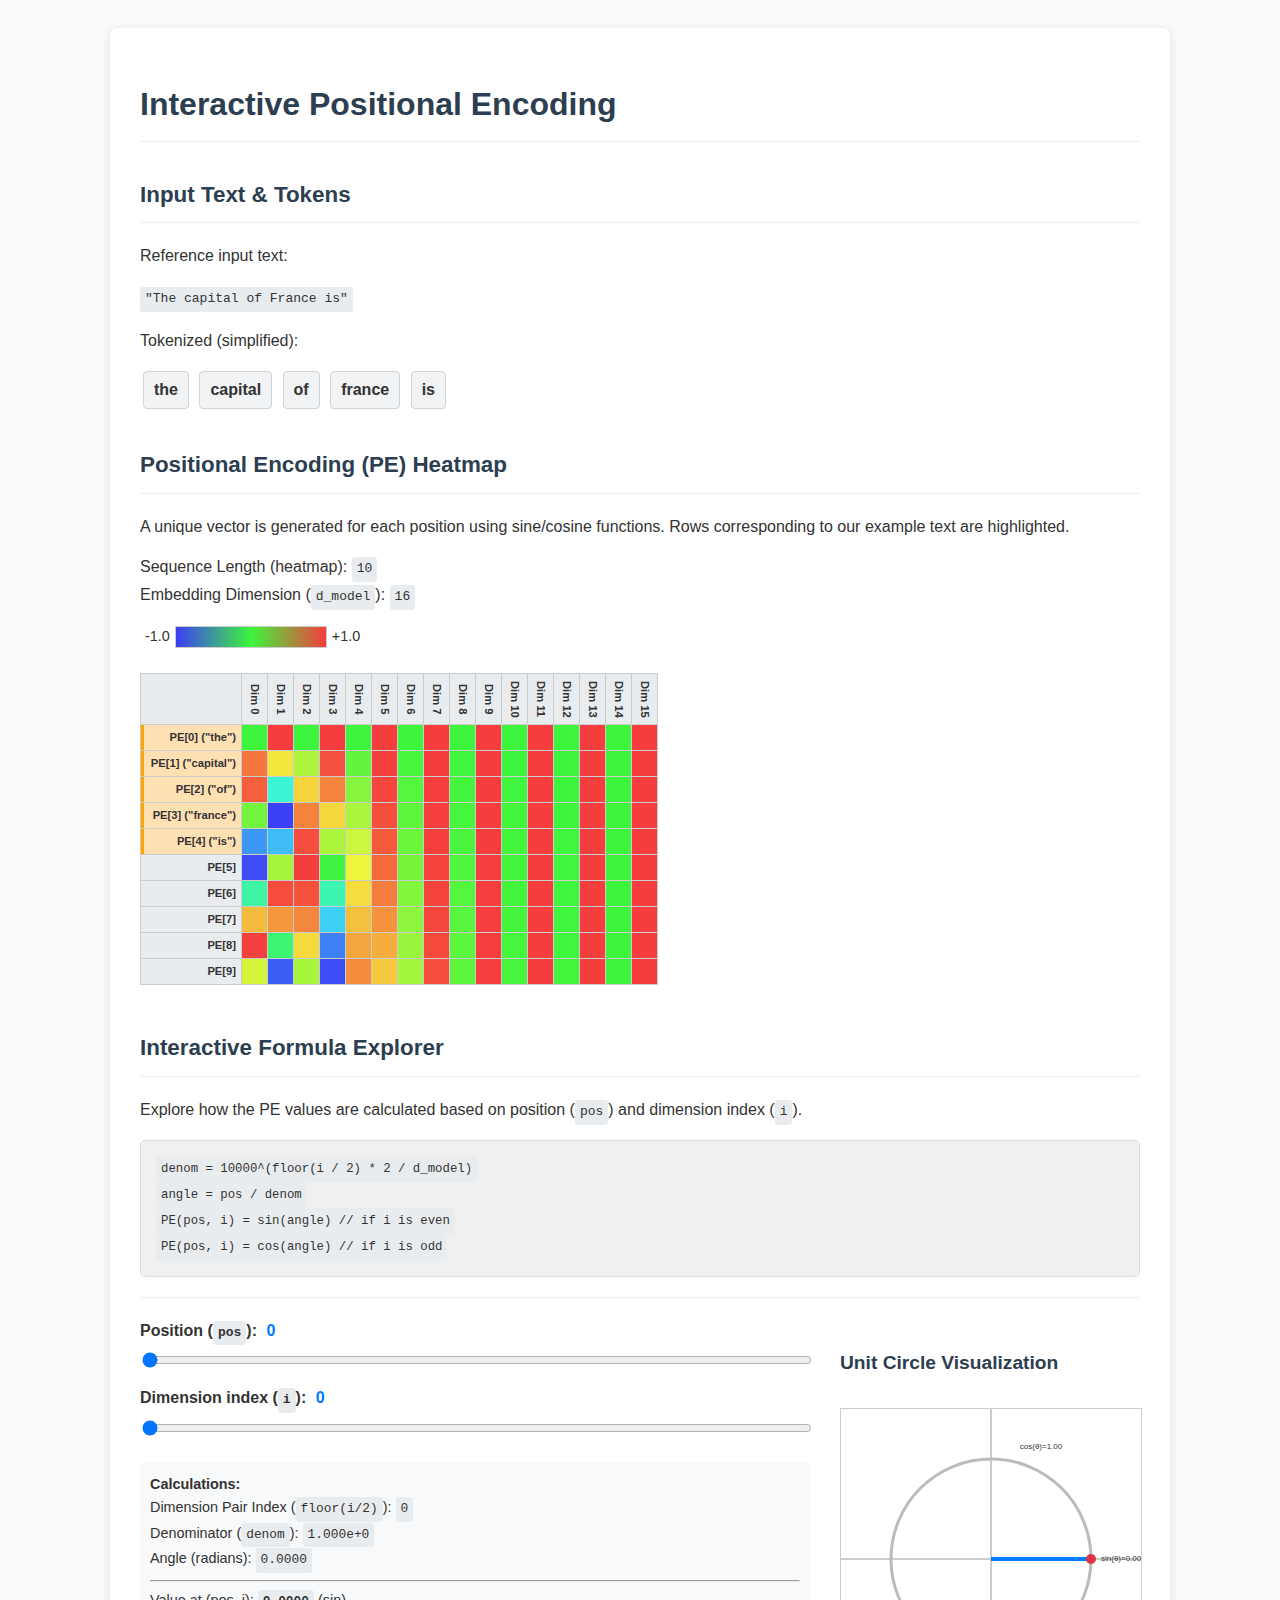
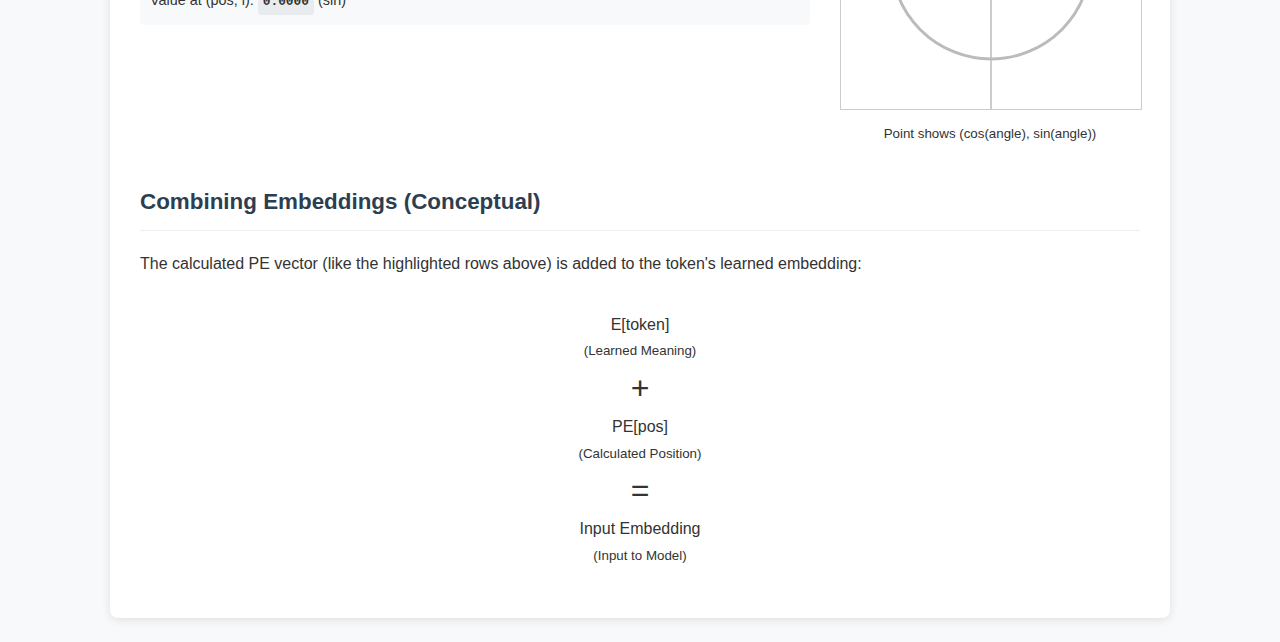
<file: google-gemini-pro-2.5/transformers/positional-encoding.html>
<!DOCTYPE html>
<html lang="en">
<head>
    <meta charset="UTF-8">
    <meta name="viewport" content="width=device-width, initial-scale=1.0">
    <title>Interactive Positional Encoding</title>
    <style>
        /* Basic page styling */
        body {
            font-family: sans-serif;
            line-height: 1.6;
            background-color: #f8f9fa;
            color: #333;
            padding: 20px;
            display: flex;
            justify-content: center;
        }

        .container {
            background-color: #fff;
            padding: 30px;
            border-radius: 8px;
            box-shadow: 0 2px 10px rgba(0, 0, 0, 0.1);
            max-width: 1000px; /* Wider container */
            width: 100%;
        }

        h1, h2, h3 {
            color: #2c3e50;
            border-bottom: 1px solid #eee;
            padding-bottom: 10px;
            margin-bottom: 20px;
        }

        h2 { font-size: 1.4em; margin-top: 35px; }
        h3 { font-size: 1.2em; margin-top: 30px; border-bottom: none;}

        code {
            background-color: #e9ecef;
            padding: 2px 5px;
            border-radius: 3px;
            font-family: monospace;
            display: inline-block;
            word-break: break-all; /* Allow breaking long code */
        }

        .formula {
            background-color: #f0f0f0;
            border: 1px solid #ddd;
            padding: 15px;
            margin: 15px 0;
            border-radius: 5px;
            font-family: monospace;
            line-height: 1.8;
            font-size: 0.95em;
        }

        .token {
            display: inline-block;
            border: 1px solid #ced4da;
            background-color: #f1f3f5;
            padding: 5px 10px;
            margin: 3px;
            border-radius: 4px;
            font-weight: bold;
            text-align: center;
        }

        /* Heatmap specific styling */
        #heatmap-container { margin-top: 20px; overflow-x: auto; padding-bottom: 10px; }
        .heatmap-grid {
            display: grid;
            /* Wider label column for token names */
            grid-template-columns: 100px repeat(var(--d-model), 25px);
            gap: 1px;
            background-color: #ccc;
            border: 1px solid #ccc;
            width: fit-content;
        }
        .heatmap-cell, .heatmap-header, .heatmap-label {
            background-color: #fff; display: flex; align-items: center; justify-content: center;
            font-size: 0.7em; min-height: 25px;
        }
        .heatmap-header {
            font-weight: bold; background-color: #e9ecef; writing-mode: vertical-lr;
            text-orientation: mixed; white-space: nowrap; padding: 5px 0; min-height: 40px;
        }
        .heatmap-label { font-weight: bold; background-color: #e9ecef; padding: 0 5px; text-align: right; justify-content: flex-end;}
        .heatmap-label.highlight { background-color: #ffe0b3; border-left: 3px solid #ffa500; }
        .heatmap-cell { cursor: default; }

        /* Color Scale Legend */
        .legend { display: flex; align-items: center; margin-top: 15px; margin-bottom: 25px;}
        .legend-label { margin: 0 5px; font-size: 0.9em;}
        .legend-gradient { width: 150px; height: 20px; border: 1px solid #ccc; }

        /* Interactive Formula Section */
        .interactive-section {
            display: grid;
            grid-template-columns: 1fr 300px; /* Controls on left, visualization on right */
            gap: 30px;
            margin-top: 20px;
            padding-top: 20px;
            border-top: 1px solid #eee;
        }
        .controls { display: flex; flex-direction: column; gap: 15px; }
        .control-group { display: flex; flex-direction: column; }
        .control-group label { margin-bottom: 5px; font-weight: bold; }
        .control-group input[type="range"] { width: 100%; }
        .value-display { font-weight: bold; color: #007bff; margin-left: 5px; }
        .calculation-display { margin-top: 10px; background-color: #f8f9fa; padding: 10px; border-radius: 4px; font-size: 0.9em;}
        .calculation-display code { font-size: 1.1em; } /* Make code slightly larger here */

        /* SVG Visualization */
        #unit-circle-svg {
            width: 100%;
            max-width: 300px;
            aspect-ratio: 1 / 1; /* Keep it square */
            border: 1px solid #ccc;
            background-color: #fff;
        }
        #unit-circle-svg .axis { stroke: #ccc; stroke-width: 0.02; }
        #unit-circle-svg .circle { stroke: #bbb; stroke-width: 0.03; fill: none; }
        #unit-circle-svg .radius { stroke: #007bff; stroke-width: 0.04; }
        #unit-circle-svg .point { fill: #dc3545; }
        #unit-circle-svg .angle-arc { stroke: #28a745; stroke-width: 0.03; fill: none; }
        #unit-circle-svg .value-text { font-size: 0.08px; fill: #333; }


        p { margin-bottom: 15px; }

    </style>
</head>
<body>

    <div class="container">
        <h1>Interactive Positional Encoding</h1>

        <!-- Input Text Section -->
        <h2>Input Text & Tokens</h2>
        <p>Reference input text:</p>
        <code>"The capital of France is"</code>
        <p>Tokenized (simplified):</p>
        <div>
            <span class="token" data-pos="0">the</span>
            <span class="token" data-pos="1">capital</span>
            <span class="token" data-pos="2">of</span>
            <span class="token" data-pos="3">france</span>
            <span class="token" data-pos="4">is</span>
        </div>

        <!-- Positional Encoding Overview & Heatmap -->
        <h2>Positional Encoding (PE) Heatmap</h2>
        <p>A unique vector is generated for each position using sine/cosine functions. Rows corresponding to our example text are highlighted.</p>
        <div>
            Sequence Length (heatmap): <code id="seq-len-display"></code><br>
            Embedding Dimension (<code>d_model</code>): <code id="d-model-display"></code>
        </div>
        <div class="legend">
            <span class="legend-label">-1.0</span>
            <div class="legend-gradient" id="legend-gradient"></div>
            <span class="legend-label">+1.0</span>
        </div>
        <div id="heatmap-container">
            <div class="heatmap-grid" id="heatmap-grid"></div>
        </div>

        <!-- Interactive Formula Visualization Section -->
        <h2>Interactive Formula Explorer</h2>
        <p>Explore how the PE values are calculated based on position (<code>pos</code>) and dimension index (<code>i</code>).</p>
        <div class="formula">
            <code>denom = 10000^(floor(i / 2) * 2 / d_model)</code><br>
            <code>angle = pos / denom</code><br>
            <code>PE(pos, i) = sin(angle)  // if i is even</code><br>
            <code>PE(pos, i) = cos(angle)  // if i is odd</code>
        </div>

        <div class="interactive-section">
            <div class="controls">
                <!-- Position Slider -->
                <div class="control-group">
                    <label for="pos-slider">Position (<code>pos</code>): <span id="pos-value" class="value-display">0</span></label>
                    <input type="range" id="pos-slider" min="0" max="50" value="0">
                </div>

                <!-- Dimension Slider -->
                <div class="control-group">
                    <label for="dim-slider">Dimension index (<code>i</code>): <span id="dim-value" class="value-display">0</span></label>
                    <input type="range" id="dim-slider" min="0" max="15" value="0"> <!-- max set dynamically -->
                </div>

                 <!-- Calculation Display -->
                 <div class="calculation-display">
                     <strong>Calculations:</strong><br>
                     Dimension Pair Index (<code>floor(i/2)</code>): <code id="calc-pair-index"></code><br>
                     Denominator (<code>denom</code>): <code id="calc-denominator"></code><br>
                     Angle (radians): <code id="calc-angle"></code><br>
                     <hr>
                     Value at (pos, i): <code id="calc-pe-value" style="font-weight:bold;"></code>
                     (<span id="calc-func-used"></span>)
                 </div>
            </div>

            <div class="visualization">
                <h3>Unit Circle Visualization</h3>
                <svg id="unit-circle-svg" viewBox="-1.5 -1.5 3 3">
                    <!-- Axes -->
                    <line class="axis" x1="-1.5" y1="0" x2="1.5" y2="0" />
                    <line class="axis" x1="0" y1="-1.5" x2="0" y2="1.5" />
                    <!-- Unit Circle -->
                    <circle class="circle" cx="0" cy="0" r="1" />
                    <!-- Angle Arc -->
                    <path id="angle-arc" class="angle-arc" d="" />
                    <!-- Radius Line -->
                    <line id="radius-line" class="radius" x1="0" y1="0" x2="1" y2="0" />
                    <!-- Point on Circle -->
                    <circle id="point-marker" class="point" cx="1" cy="0" r="0.05" />
                     <!-- Value Text (Optional) -->
                    <text id="cos-text" class="value-text" x="0" y="-1.1" text-anchor="middle">cos(θ)</text>
                    <text id="sin-text" class="value-text" x="1.1" y="0" text-anchor="start" dominant-baseline="middle">sin(θ)</text>
                </svg>
                 <small style="display: block; text-align: center; margin-top: 5px;">Point shows (cos(angle), sin(angle))</small>
            </div>
        </div>

         <!-- Combination Section (Simplified) -->
        <h2 style="margin-top: 40px;">Combining Embeddings (Conceptual)</h2>
        <p>The calculated PE vector (like the highlighted rows above) is added to the token's learned embedding:</p>
        <div class="combination-step" style="text-align: center; padding: 20px;">
             <div class="vector-viz token-embedding">E[token]<br/><small>(Learned Meaning)</small></div>
             <span class="math-symbol" style="font-size: 2em;">+</span>
             <div class="vector-viz positional-encoding">PE[pos]<br/><small>(Calculated Position)</small></div>
             <span class="math-symbol" style="font-size: 2em;">=</span>
             <div class="vector-viz final-embedding">Input Embedding<br/><small>(Input to Model)</small></div>
        </div>

    </div>

    <script>
        document.addEventListener('DOMContentLoaded', () => {
            // --- Parameters ---
            const TEXT_TOKENS = ["the", "capital", "of", "france", "is"];
            const SEQ_LEN_HEATMAP = 10; // Positions in heatmap
            const D_MODEL = 16; // Embedding dimension (MUST BE EVEN)
            const BASE = 10000;
            const MAX_POS_SLIDER = 50; // Max value for pos slider

            // --- Check D_MODEL ---
            if (D_MODEL % 2 !== 0) {
                console.error("D_MODEL must be an even number!");
                alert("Error: D_MODEL in the script must be an even number.");
                return;
            }

            // --- Display Static Parameters ---
            document.getElementById('seq-len-display').textContent = SEQ_LEN_HEATMAP;
            document.getElementById('d-model-display').textContent = D_MODEL;

            // --- Get Heatmap & Legend Elements ---
            const heatmapGrid = document.getElementById('heatmap-grid');
            const legendGradient = document.getElementById('legend-gradient');

             // --- Set Heatmap Grid Columns CSS Variable ---
            heatmapGrid.style.setProperty('--d-model', D_MODEL);

            // --- Helper: Calculate PE Value ---
            function calculatePE(pos, i, d_model) {
                // Calculate frequency term only once per pair of dimensions
                const pairIndex = Math.floor(i / 2.0);
                const angle_rate = 1.0 / Math.pow(BASE, (2.0 * pairIndex) / d_model);
                const angle_rad = pos * angle_rate;

                // Use sin for even dimensions, cos for odd dimensions
                return (i % 2 === 0) ? Math.sin(angle_rad) : Math.cos(angle_rad);
            }

            // --- Helper: Map Value [-1, 1] to HSL Color ---
            function getColor(value) {
                const normValue = (value + 1.0) / 2.0; // Map to [0, 1]
                const hue = 240 - (normValue * 240); // Blue (240) to Red (0)
                return `hsl(${hue}, 90%, 60%)`;
            }

            // --- Generate Legend Gradient ---
            legendGradient.style.background = `linear-gradient(to right, ${getColor(-1)}, ${getColor(0)}, ${getColor(1)})`;

            // --- Generate Heatmap Grid ---
            // Header Row
            const headerCorner = document.createElement('div'); headerCorner.className = 'heatmap-label'; heatmapGrid.appendChild(headerCorner);
            for (let i = 0; i < D_MODEL; i++) {
                const headerCell = document.createElement('div'); headerCell.className = 'heatmap-header';
                headerCell.textContent = `Dim ${i}`; heatmapGrid.appendChild(headerCell);
            }
            // Data Rows
            for (let pos = 0; pos < SEQ_LEN_HEATMAP; pos++) {
                const labelCell = document.createElement('div'); labelCell.className = 'heatmap-label';
                let labelText = `PE[${pos}]`;
                // Append token name if applicable
                if (pos < TEXT_TOKENS.length) {
                    labelText += ` ("${TEXT_TOKENS[pos]}")`;
                    labelCell.classList.add('highlight');
                    labelCell.title = `Corresponds to token: "${TEXT_TOKENS[pos]}"`;
                }
                labelCell.textContent = labelText;
                heatmapGrid.appendChild(labelCell);

                for (let i = 0; i < D_MODEL; i++) {
                    const peValue = calculatePE(pos, i, D_MODEL);
                    const cell = document.createElement('div'); cell.className = 'heatmap-cell';
                    cell.style.backgroundColor = getColor(peValue);
                    cell.title = `Pos: ${pos}, Dim: ${i}\nValue: ${peValue.toFixed(3)}`;
                    heatmapGrid.appendChild(cell);
                }
            }

            // --- Interactive Formula Visualization ---
            const posSlider = document.getElementById('pos-slider');
            const dimSlider = document.getElementById('dim-slider');
            const posValueSpan = document.getElementById('pos-value');
            const dimValueSpan = document.getElementById('dim-value');

            const calcPairIndexSpan = document.getElementById('calc-pair-index');
            const calcDenominatorSpan = document.getElementById('calc-denominator');
            const calcAngleSpan = document.getElementById('calc-angle');
            const calcPeValueSpan = document.getElementById('calc-pe-value');
            const calcFuncUsedSpan = document.getElementById('calc-func-used');

            const radiusLine = document.getElementById('radius-line');
            const pointMarker = document.getElementById('point-marker');
            const angleArc = document.getElementById('angle-arc');
            const cosText = document.getElementById('cos-text');
            const sinText = document.getElementById('sin-text');

            // Set slider maximums
            posSlider.max = MAX_POS_SLIDER;
            dimSlider.max = D_MODEL - 1;

            function updateInteractiveVis() {
                const pos = parseInt(posSlider.value);
                const i = parseInt(dimSlider.value);

                posValueSpan.textContent = pos;
                dimValueSpan.textContent = i;

                // Calculations
                const pairIndex = Math.floor(i / 2.0);
                const exponent = (2.0 * pairIndex) / D_MODEL;
                const denominator = Math.pow(BASE, exponent);
                const angleRad = pos / denominator;
                const isEven = (i % 2 === 0);
                const funcUsed = isEven ? "sin" : "cos";
                const peValue = isEven ? Math.sin(angleRad) : Math.cos(angleRad);

                const cosVal = Math.cos(angleRad); // Need cos for plotting
                const sinVal = Math.sin(angleRad); // Need sin for plotting

                // Display Calculations
                calcPairIndexSpan.textContent = pairIndex;
                calcDenominatorSpan.textContent = denominator.toExponential(3); // Use exponential for large numbers
                calcAngleSpan.textContent = angleRad.toFixed(4);
                calcPeValueSpan.textContent = peValue.toFixed(4);
                calcFuncUsedSpan.textContent = funcUsed;

                // Update SVG
                const plotX = cosVal; // X on unit circle is cos
                const plotY = sinVal; // Y on unit circle is sin

                radiusLine.setAttribute('x2', plotX);
                radiusLine.setAttribute('y2', plotY);
                pointMarker.setAttribute('cx', plotX);
                pointMarker.setAttribute('cy', plotY);

                 // Update angle arc path data (simple arc)
                const largeArcFlag = (angleRad % (2 * Math.PI)) > Math.PI ? 1 : 0; // Basic check for > 180deg
                const sweepFlag = 1; // Draw arc in positive direction
                const arcEndX = Math.cos(angleRad); // Same as plotX
                const arcEndY = Math.sin(angleRad); // Same as plotY
                const arcPath = `M 1 0 A 1 1 0 ${largeArcFlag} ${sweepFlag} ${arcEndX} ${arcEndY}`;
                angleArc.setAttribute('d', arcPath);

                // Update text positions (optional, can get cluttered)
                cosText.setAttribute('x', plotX * 0.5); // Position along radius
                cosText.setAttribute('y', -1.1);
                cosText.textContent = `cos(θ)=${cosVal.toFixed(2)}`;

                sinText.setAttribute('x', 1.1);
                sinText.setAttribute('y', plotY * 0.5); // Position along radius
                sinText.textContent = `sin(θ)=${sinVal.toFixed(2)}`;

            }

            // Event Listeners
            posSlider.addEventListener('input', updateInteractiveVis);
            dimSlider.addEventListener('input', updateInteractiveVis);

            // Initial Update
            updateInteractiveVis();

        });
    </script>

</body>
</html>
</file>
<file: google-gemini-pro-2.5/transformers/style.css>
body {
    font-family: sans-serif;
    line-height: 1.6;
    background-color: #f4f4f4;
    color: #333;
    display: flex;
    justify-content: center;
    align-items: center;
    min-height: 100vh;
    padding: 20px;
    box-sizing: border-box; /* Include padding in width/height */
}

.container {
    background-color: #fff;
    padding: 30px;
    border-radius: 8px;
    box-shadow: 0 2px 10px rgba(0, 0, 0, 0.1);
    text-align: center;
    max-width: 600px;
    width: 90%; /* Responsive width */
}

h1 {
    color: #2c3e50;
    margin-bottom: 15px;
}

p {
    margin-bottom: 20px;
    color: #555;
}

button {
    background-color: #3498db;
    color: white;
    border: none;
    padding: 10px 20px;
    border-radius: 5px;
    cursor: pointer;
    font-size: 1em;
    margin-bottom: 30px;
    transition: background-color 0.3s ease;
}

button:hover {
    background-color: #2980b9;
}

#transformer-block {
    border: 2px solid #bdc3c7;
    border-radius: 5px;
    padding: 10px; /* Minimal padding in combined state */
    background-color: #ecf0f1;
    /* Flexbox to stack components */
    display: flex;
    flex-direction: column;
    /* Transition for smooth collapse/expand */
    transition: padding 0.5s ease-in-out;
}

.component {
    border: 1px solid #ccc;
    background-color: #fff;
    margin: 0; /* No margin in combined state */
    padding: 5px 15px; /* Minimal padding in combined state */
    text-align: center;
    font-weight: bold;
    font-size: 0.9em;
    overflow: hidden; /* Helps with smoother transition if needed */
    /* Transition for smooth spacing and padding */
    transition: margin 0.5s ease-in-out, padding 0.5s ease-in-out, border-color 0.5s ease-in-out;
    position: relative; /* Needed for tooltip positioning */
}

/* Specific colors for visual distinction in exploded view */
.input-embedding { background-color: #e8f6f3; border-color: #a2d9ce; }
.self-attention { background-color: #eaf2f8; border-color: #aed6f1; }
.add-norm { background-color: #fef9e7; border-color: #fadf98; }
.feed-forward { background-color: #f4ecf7; border-color: #d7bde2; }
/* Reuse add-norm style */
/* Reuse add-norm style */
.linear-layer { background-color: #fdedec; border-color: #fadbd8; }
.softmax { background-color: #e5e8e8; border-color: #ccd1d1; }


/* --- States --- */

/* Combined State Styling */
#transformer-block.combined {
    padding: 5px; /* Tighter padding */
}
#transformer-block.combined .component {
    margin-bottom: 2px; /* Tiny gap */
    padding: 8px 15px;
    border-color: transparent; /* Less emphasis on borders */
}
/* Hide tooltips in combined view */
#transformer-block.combined .tooltip .tooltiptext {
    visibility: hidden;
    opacity: 0;
}


/* Exploded State Styling */
#transformer-block.exploded {
     padding: 20px; /* More padding */
}

#transformer-block.exploded .component {
    margin-bottom: 15px; /* Space between blocks */
    padding: 20px 15px; /* More vertical padding */
    border-radius: 4px;
    box-shadow: 0 1px 3px rgba(0,0,0,0.05);
}
/* Ensure last component has no bottom margin */
#transformer-block.exploded .component:last-child {
    margin-bottom: 0;
}
/* Show tooltips in exploded view */
#transformer-block.exploded .tooltip:hover .tooltiptext {
    visibility: visible;
    opacity: 1;
}

/* --- Tooltip Styles --- */
.tooltip {
  position: relative; /* Allows absolute positioning of the tooltiptext */
  cursor: help;
}

.tooltip .tooltiptext {
  visibility: hidden; /* Hidden by default */
  width: 220px;
  background-color: #555;
  color: #fff;
  text-align: center;
  border-radius: 6px;
  padding: 8px 10px;
  position: absolute;
  z-index: 1;
  bottom: 125%; /* Position above the element */
  left: 50%;
  margin-left: -110px; /* Use half of the width to center */
  opacity: 0;
  transition: opacity 0.3s;
  font-size: 0.85em;
  font-weight: normal;
  line-height: 1.4;
}

/* Tooltip arrow */
.tooltip .tooltiptext::after {
  content: "";
  position: absolute;
  top: 100%; /* At the bottom of the tooltip */
  left: 50%;
  margin-left: -5px;
  border-width: 5px;
  border-style: solid;
  border-color: #555 transparent transparent transparent;
}

.note {
    font-size: 0.85em;
    color: #777;
    margin-top: 30px;
}
</file>
<file: google-gemini-pro-2.5/transformers/attention/style.css>
body {
    font-family: sans-serif;
    display: flex;
    flex-direction: column;
    align-items: center;
    padding: 20px;
    background-color: #f4f4f4;
    color: #333;
}

h1 {
    color: #2c3e50;
    margin-bottom: 20px;
}

.narrative {
    background-color: #eaf2f8;
    border-left: 5px solid #3498db;
    padding: 15px;
    margin-bottom: 30px;
    max-width: 800px;
    line-height: 1.6;
    min-height: 5em; /* Ensure space for text */
    transition: background-color 0.3s ease;
}

.visualization {
    display: flex;
    flex-direction: column;
    align-items: center;
    width: 100%;
    max-width: 800px;
}

.tokens-container {
    display: flex;
    flex-wrap: wrap; /* Allow wrapping if needed */
    justify-content: center;
    margin-bottom: 30px;
    min-height: 40px; /* Ensure space even when empty */
}

.token {
    border: 1px solid #bdc3c7;
    background-color: #fff;
    padding: 8px 12px;
    margin: 5px;
    border-radius: 4px;
    font-size: 0.9em;
    transition: transform 0.3s ease, background-color 0.3s ease, box-shadow 0.3s ease;
    cursor: default;
    position: relative; /* For potential pseudo-elements */
}

.token.highlight-strong {
    background-color: #3498db;
    color: white;
    box-shadow: 0 0 10px rgba(52, 152, 219, 0.7);
    transform: scale(1.1);
}
.token.highlight-weak {
     background-color: #aed6f1;
     color: #333;
     transform: scale(1.05);
}

/* Embedding representation (conceptual) */
.token::after {
    content: '📊'; /* Simple emoji for vector */
    position: absolute;
    bottom: -18px;
    left: 50%;
    transform: translateX(-50%) scale(0.8);
    opacity: 0;
    transition: opacity 0.5s ease;
    font-size: 0.8em;
    color: #888;
}
.token.show-embedding::after {
    opacity: 1;
}


.matrix-container {
    position: relative; /* Needed for overlay and labels */
    width: 450px; /* Adjust as needed */
    height: 450px; /* Adjust as needed */
    margin-top: 40px; /* Space below tokens */
    opacity: 0; /* Hidden initially */
    transition: opacity 0.5s ease;
    padding-top: 30px; /* Space for top labels */
    padding-left: 30px; /* Space for side labels */
    box-sizing: border-box;
}
.matrix-container.visible {
    opacity: 1;
}

.matrix-labels {
    position: absolute;
    font-size: 0.7em;
    color: #555;
    display: flex;
}
.top-labels {
    top: 0;
    left: 30px; /* Match grid padding */
    width: calc(100% - 30px);
    justify-content: space-around;
}
.side-labels {
    top: 30px; /* Match grid padding */
    left: 0;
    height: calc(100% - 30px);
    flex-direction: column;
    justify-content: space-around;
    align-items: center; /* Center labels vertically */
    writing-mode: vertical-rl; /* Rotate text */
    transform: rotate(180deg); /* Correct orientation */
}
.label {
    text-align: center;
}

.matrix-grid {
    display: grid;
    width: 100%;
    height: 100%;
    border: 1px solid #ccc;
    grid-template-columns: repeat(10, 1fr); /* For 10 tokens */
    grid-template-rows: repeat(10, 1fr);    /* For 10 tokens */
}

.matrix-cell {
    border: 1px solid #eee;
    background-color: #fdfefe; /* Very light base */
    transition: background-color 0.3s ease, transform 0.2s ease;
    position: relative; /* For potential indicators */
}

.matrix-cell.calculating {
    background-color: #fef9e7 !important; /* Yellowish tint */
    transform: scale(1.1);
    z-index: 10;
}

.matrix-cell.highlight-strong {
     background-color: #3498db; /* Dark blue for strong */
}
.matrix-cell.highlight-medium {
     background-color: #5dade2; /* Medium blue */
}
.matrix-cell.highlight-weak {
     background-color: #aed6f1; /* Light blue */
}
.matrix-cell.highlight-hover {
    outline: 2px solid black;
    z-index: 5;
}

/* For token hover -> matrix highlight */
.matrix-cell.highlight-row {
    background-color: rgba(241, 196, 15, 0.3); /* Semi-transparent yellow row */
}
.matrix-cell.highlight-col {
    background-color: rgba(241, 196, 15, 0.3); /* Semi-transparent yellow col */
}
/* Intersection needs stronger highlight */
.matrix-cell.highlight-row.highlight-col {
    background-color: rgba(241, 196, 15, 0.6);
}


.calculation-overlay {
    position: absolute;
    top: 50%;
    left: 50%;
    transform: translate(-50%, -50%);
    background: rgba(255, 255, 255, 0.9);
    border: 1px solid #ccc;
    border-radius: 8px;
    padding: 15px;
    display: flex;
    align-items: center;
    justify-content: space-around;
    width: 200px;
    opacity: 0;
    visibility: hidden;
    transition: opacity 0.3s ease, visibility 0.3s ease;
    z-index: 20;
    font-size: 0.9em;
}
.calculation-overlay.visible {
    opacity: 1;
    visibility: visible;
}
.calc-element {
    border: 1px solid #ddd;
    padding: 5px;
    border-radius: 3px;
    background: #eee;
}
.calc-result {
    font-weight: bold;
    margin-left: 10px;
}


.controls {
    margin-top: 30px;
}

button {
    padding: 10px 20px;
    margin: 0 10px;
    font-size: 1em;
    cursor: pointer;
    background-color: #3498db;
    color: white;
    border: none;
    border-radius: 5px;
    transition: background-color 0.3s ease;
}

button:disabled {
    background-color: #bdc3c7;
    cursor: not-allowed;
}

button:not(:disabled):hover {
    background-color: #2980b9;
}
</file>
